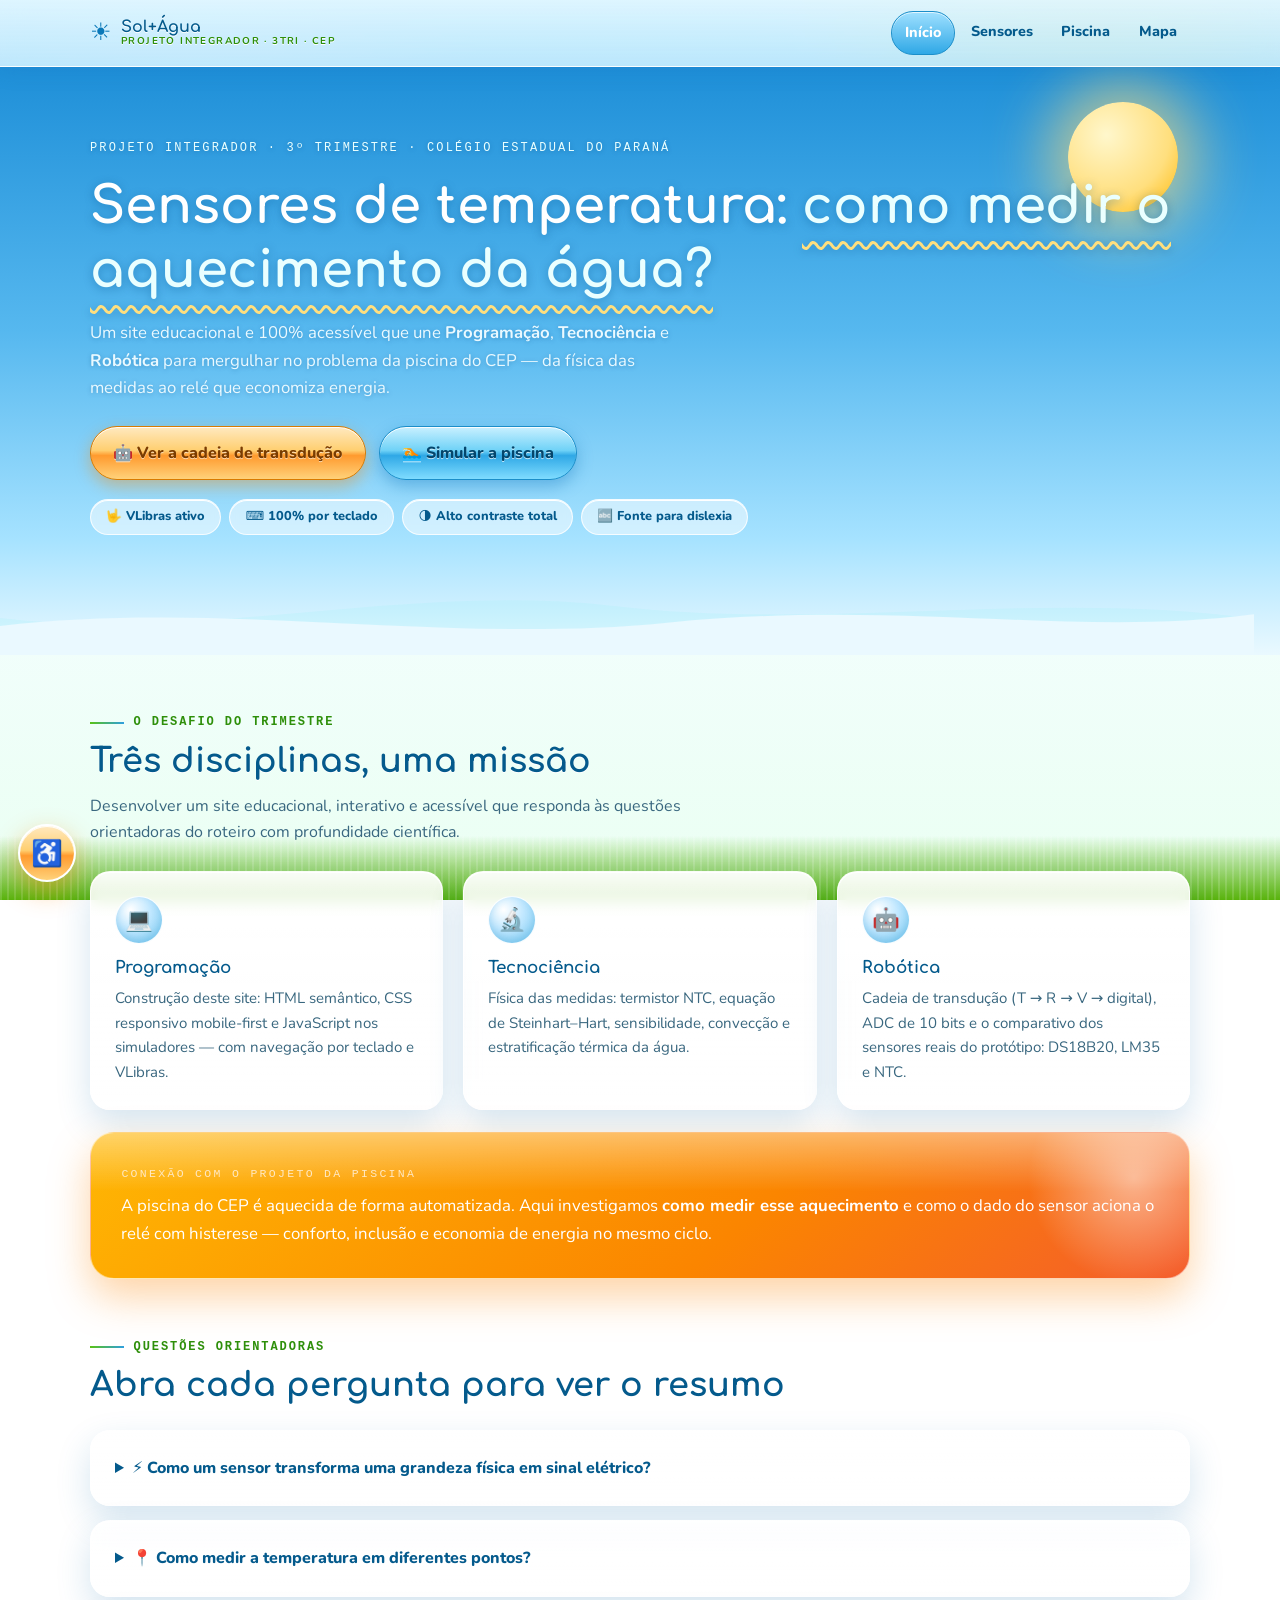
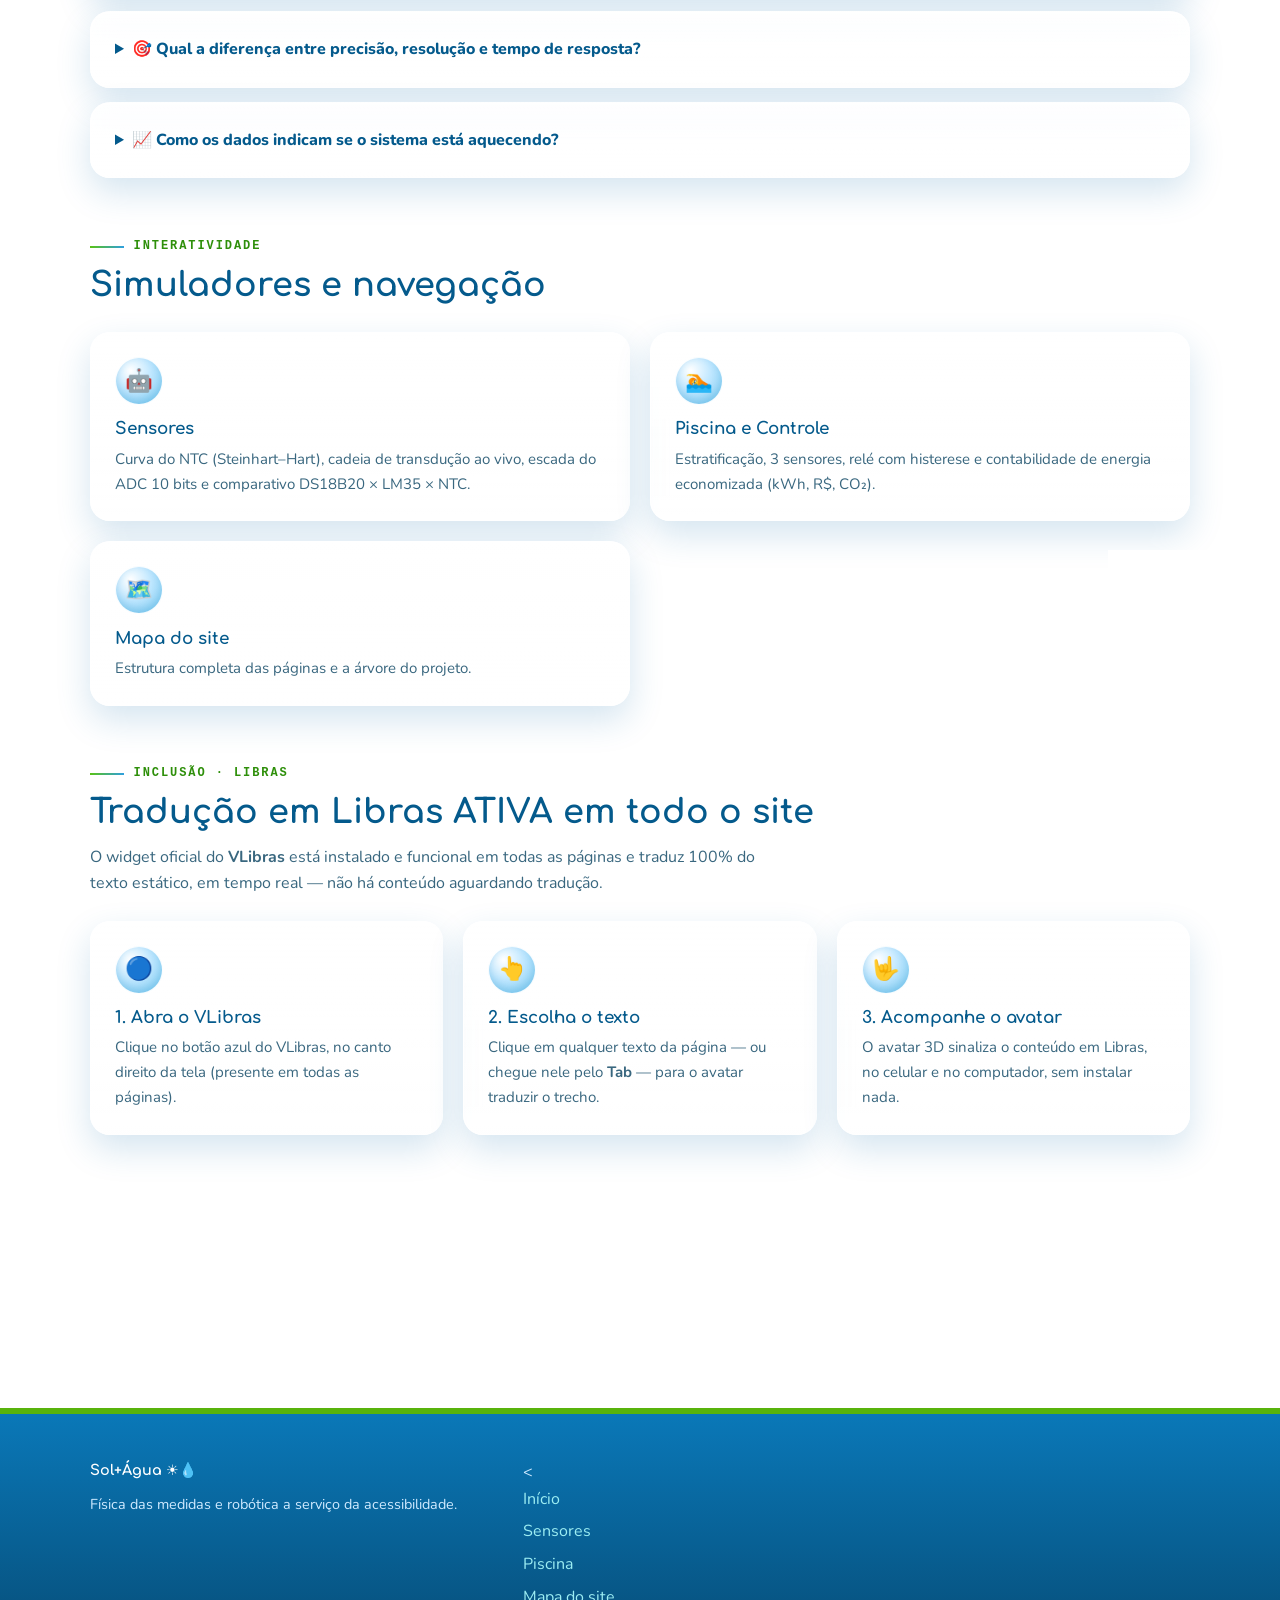
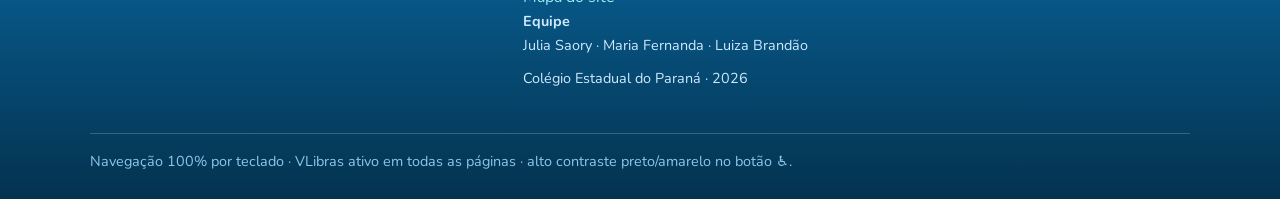
<file: index.html>
<!DOCTYPE html>
<html lang="pt-BR">
<head>
<meta charset="UTF-8">
<meta name="viewport" content="width=device-width, initial-scale=1.0">
<title>Sol+Água · Projeto Integrador 3TRI — CEP</title>
<meta name="description" content="Site educacional e acessível sobre sensores de temperatura e o aquecimento da piscina do CEP: física das medidas, robótica e controle com sustentabilidade.">
<meta name="theme-color" content="#045a8c">
<link rel="icon" href="data:image/svg+xml,<svg xmlns=%22http://www.w3.org/2000/svg%22 viewBox=%220 0 100 100%22><text y=%22.9em%22 font-size=%2290%22>☀️</text></svg>">
<link href="https://fonts.googleapis.com/css2?family=Comfortaa:wght@400;700&family=Nunito:wght@400;600;700;800&display=swap" rel="stylesheet">
<link rel="stylesheet" href="css/estilo-aero.css">
</head>
<body>
<a class="pular" href="#conteudo">Pular para o conteúdo</a>
<div vw class="enabled"><div access="true"></div></div>
<header class="topo">
  <div class="topo-wrap">
    <a class="marca" href="index.html"><span class="marca-ico" aria-hidden="true">☀️</span><span class="marca-txt">Sol+Água<small>Projeto Integrador · 3TRI · CEP</small></span></a>
    <nav class="menu" aria-label="Navegação principal">
           <ul>
        <li><a href="index.html"aria-current="page">Início</a></li>
        <li><a href="sensores.html">Sensores</a></li>
        <li><a href="piscina.html">Piscina</a></li>
                     <li><a href="mapa.html">Mapa</a></li>

           </ul>
    </nav>
    <button id="btn-menu" class="btn-menu" aria-expanded="false" aria-label="Abrir menu"><span></span><span></span><span></span></button>
  </div>
</header>
<button id="btn-acess" class="btn-flutuante" aria-expanded="false" aria-controls="painel-acess" title="Abrir opções de acessibilidade">♿</button>
<div id="painel-acess" class="painel-acess" role="dialog" aria-label="Opções de acessibilidade" hidden>
  <h2>♿ Acessibilidade</h2>
  <button id="btn-hc" class="pa-btn" aria-pressed="false">🌗 Alto contraste</button>
  <button id="btn-fdx" class="pa-btn" aria-pressed="false">🔤 Fonte para dislexia</button>
  <button id="btn-a+" class="pa-btn">A+ Aumentar texto</button>
  <button id="btn-a-" class="pa-btn">A− Diminuir texto</button>
  <button id="btn-esp" class="pa-btn" aria-pressed="false">↔️ Mais espaçamento</button>
  <button id="btn-sem" class="pa-btn" aria-pressed="false">🐢 Reduzir animações</button>
  <button id="btn-reset" class="pa-btn">↩️ Restaurar padrão</button>
  <p class="pa-nota">Tab navega · Enter ativa · Esc abre/fecha. VLibras no botão azul à direita.</p>
</div>

<main id="conteudo">
  <section class="hero">
    <div class="hero-sol" aria-hidden="true"></div>
    <div class="wrap hero-conteudo">
      <p class="eyebrow">Projeto Integrador · 3º trimestre · Colégio Estadual do Paraná</p>
      <h1>Sensores de temperatura: <em>como medir o aquecimento da água?</em></h1>
      <p class="hero-sub">Um site educacional e 100% acessível que une <strong>Programação</strong>, <strong>Tecnociência</strong> e <strong>Robótica</strong> para mergulhar no problema da piscina do CEP — da física das medidas ao relé que economiza energia.</p>
      <div class="hero-acoes">
        <a class="btn btn-sol" href="sensores.html">🤖 Ver a cadeia de transdução</a>
        <a class="btn btn-agua" href="piscina.html">🏊 Simular a piscina</a>
      </div>
      <ul class="chips" aria-label="Recursos de acessibilidade disponíveis">
        <li>🤟 VLibras ativo</li><li>⌨️ 100% por teclado</li><li>🌗 Alto contraste total</li><li>🔤 Fonte para dislexia</li>
      </ul>
    </div>
    <div class="ondas" aria-hidden="true"><svg viewBox="0 0 1440 120" preserveAspectRatio="none"><path d="M0 70 C 240 110 480 30 720 60 C 960 90 1200 40 1440 75 L 1440 120 L 0 120 Z" fill="rgba(157,238,243,.2)"/><path d="M0 88 C 260 48 520 108 780 80 C 1040 52 1240 98 1440 70 L 1440 120 L 0 120 Z" fill="#eaf9ff"/></svg></div>
  </section>

  <section class="secao" id="desafio">
    <div class="wrap">
      <p class="sec-tag">O desafio do trimestre</p>
      <h2 class="sec-title">Três disciplinas, uma missão</h2>
      <p class="sec-lead">Desenvolver um site educacional, interativo e acessível que responda às questões orientadoras do roteiro com profundidade científica.</p>
      <div class="grade g3" style="margin-top:1.6rem">
        <article class="card reveal"><span class="ico" aria-hidden="true">💻</span><h3>Programação</h3><p>Construção deste site: HTML semântico, CSS responsivo mobile-first e JavaScript nos simuladores — com navegação por teclado e VLibras.</p></article>
        <article class="card reveal"><span class="ico" aria-hidden="true">🔬</span><h3>Tecnociência</h3><p>Física das medidas: termistor NTC, equação de Steinhart–Hart, sensibilidade, convecção e estratificação térmica da água.</p></article>
        <article class="card reveal"><span class="ico" aria-hidden="true">🤖</span><h3>Robótica</h3><p>Cadeia de transdução (T → R → V → digital), ADC de 10 bits e o comparativo dos sensores reais do protótipo: DS18B20, LM35 e NTC.</p></article>
      </div>
      <div class="painel-sol reveal" style="margin-top:1.4rem">
        <p class="painel-rotulo">Conexão com o Projeto da Piscina</p>
        <p style="color:#fff;font-size:1.05rem">A piscina do CEP é aquecida de forma automatizada. Aqui investigamos <strong>como medir esse aquecimento</strong> e como o dado do sensor aciona o relé com histerese — conforto, inclusão e economia de energia no mesmo ciclo.</p>
      </div>
    </div>
  </section>

  <section class="secao" id="questoes" style="padding-top:0">
    <div class="wrap">
      <p class="sec-tag">Questões orientadoras</p>
      <h2 class="sec-title">Abra cada pergunta para ver o resumo</h2>
      <div class="lista-perguntas">
        <details class="card pergunta reveal"><summary>⚡ Como um sensor transforma uma grandeza física em sinal elétrico?</summary><p>Por transdução: no termistor NTC o calor altera a resistência; um divisor resistivo converte essa resistência em tensão; o ADC do Arduino transforma a tensão em número. <a href="sensores.html">Ver a cadeia ao vivo em Sensores →</a></p></details>
        <details class="card pergunta reveal"><summary>📍 Como medir a temperatura em diferentes pontos?</summary><p>Com sensores em várias profundidades: por convecção, a água quente sobe e a piscina estratifica. Comparar superfície, meio e fundo mostra se o calor já se distribuiu. <a href="piscina.html">Simular estratificação em Piscina →</a></p></details>
        <details class="card pergunta reveal"><summary>🎯 Qual a diferença entre precisão, resolução e tempo de resposta?</summary><p><strong>Precisão</strong> = proximidade do valor real; <strong>resolução</strong> = menor variação percebida (0,0625 °C no DS18B20; ~0,49 °C no LM35+ADC); <strong>tempo de resposta</strong> = demora para reagir. <a href="sensores.html">Comparativo com os modelos do protótipo em Sensores →</a></p></details>
        <details class="card pergunta reveal"><summary>📈 Como os dados indicam se o sistema está aquecendo?</summary><p>Pela curva no tempo: subindo = relé ligado vencendo as perdas; platô no alvo = histerese segurando o conforto com gasto zero; descendo = perdas térmicas. <a href="piscina.html">Ver o gráfico ao vivo em Piscina →</a></p></details>
      </div>
    </div>
  </section>

  <section class="secao" id="simuladores" style="padding-top:0">
    <div class="wrap">
      <p class="sec-tag">Interatividade</p>
      <h2 class="sec-title">Simuladores e navegação</h2>
      <div class="grade g2" style="margin-top:1.6rem">
        <a class="card reveal" style="text-decoration:none;display:block" href="sensores.html"><span class="ico" aria-hidden="true">🤖</span><h3>Sensores</h3><p>Curva do NTC (Steinhart–Hart), cadeia de transdução ao vivo, escada do ADC 10 bits e comparativo DS18B20 × LM35 × NTC.</p></a>
        <a class="card reveal" style="text-decoration:none;display:block" href="piscina.html"><span class="ico" aria-hidden="true">🏊</span><h3>Piscina e Controle</h3><p>Estratificação, 3 sensores, relé com histerese e contabilidade de energia economizada (kWh, R$, CO₂).</p></a>
        <a class="card reveal" style="text-decoration:none;display:block" href="mapa.html"><span class="ico" aria-hidden="true">🗺️</span><h3>Mapa do site</h3><p>Estrutura completa das páginas e a árvore do projeto.</p></a>
      </div>
    </div>
  </section>

  <section class="secao" id="libras" style="padding-top:0">
    <div class="wrap">
      <p class="sec-tag">Inclusão · Libras</p>
      <h2 class="sec-title">Tradução em Libras ATIVA em todo o site</h2>
      <p class="sec-lead">O widget oficial do <strong>VLibras</strong> está instalado e funcional em todas as páginas e traduz 100% do texto estático, em tempo real — não há conteúdo aguardando tradução.</p>
      <div class="grade g3" style="margin-top:1.5rem">
        <div class="card reveal"><span class="ico" aria-hidden="true">🔵</span><h3>1. Abra o VLibras</h3><p>Clique no botão azul do VLibras, no canto direito da tela (presente em todas as páginas).</p></div>
        <div class="card reveal"><span class="ico" aria-hidden="true">👆</span><h3>2. Escolha o texto</h3><p>Clique em qualquer texto da página — ou chegue nele pelo <strong>Tab</strong> — para o avatar traduzir o trecho.</p></div>
        <div class="card reveal"><span class="ico" aria-hidden="true">🤟</span><h3>3. Acompanhe o avatar</h3><p>O avatar 3D sinaliza o conteúdo em Libras, no celular e no computador, sem instalar nada.</p></div>
      </div>
      <div class="painel-agua reveal" style="margin-top:1.4rem">
        <p class="painel-rotulo">Compromisso de acessibilidade verificável</p>
        <p style="color:#fff">Alto contraste preto/amarelo em toda a interface (inclusive gráficos e simuladores) · fonte para dislexia em todo o texto · ajustes de tamanho e espaçamento · redução de animações · navegação 100% por teclado com foco visível · VLibras ativo.</p>
      </div>
    </div>
  </section>
</main>

<footer class="rodape">
  <div class="wrap rodape-grade">
    <div><p class="rodape-marca">Sol+Água ☀️💧</p><p>Física das medidas e robótica a serviço da acessibilidade.</p></div>
    <nav aria-label="Mapa do site"><<ul><li><a href="index.html">Início</a></li><li><a href="sensores.html">Sensores</a></li><li><a href="piscina.html">Piscina</a></li><li><a href="mapa.html">Mapa do site</a></li></ul>
    <div><p><strong>Equipe</strong><br>Julia Saory · Maria Fernanda · Luiza Brandão</p><p>Colégio Estadual do Paraná · <span id="ano">2026</span></p></div>
  </div>
  <div class="wrap rodape-base"><p>Navegação 100% por teclado · VLibras ativo em todas as páginas · alto contraste preto/amarelo no botão ♿.</p></div>
</footer>
<script src="js/base-aero.js"></script>
<script src="https://vlibras.gov.br/app/vlibras-plugin.js"></script>
</body>
</html>
</file>
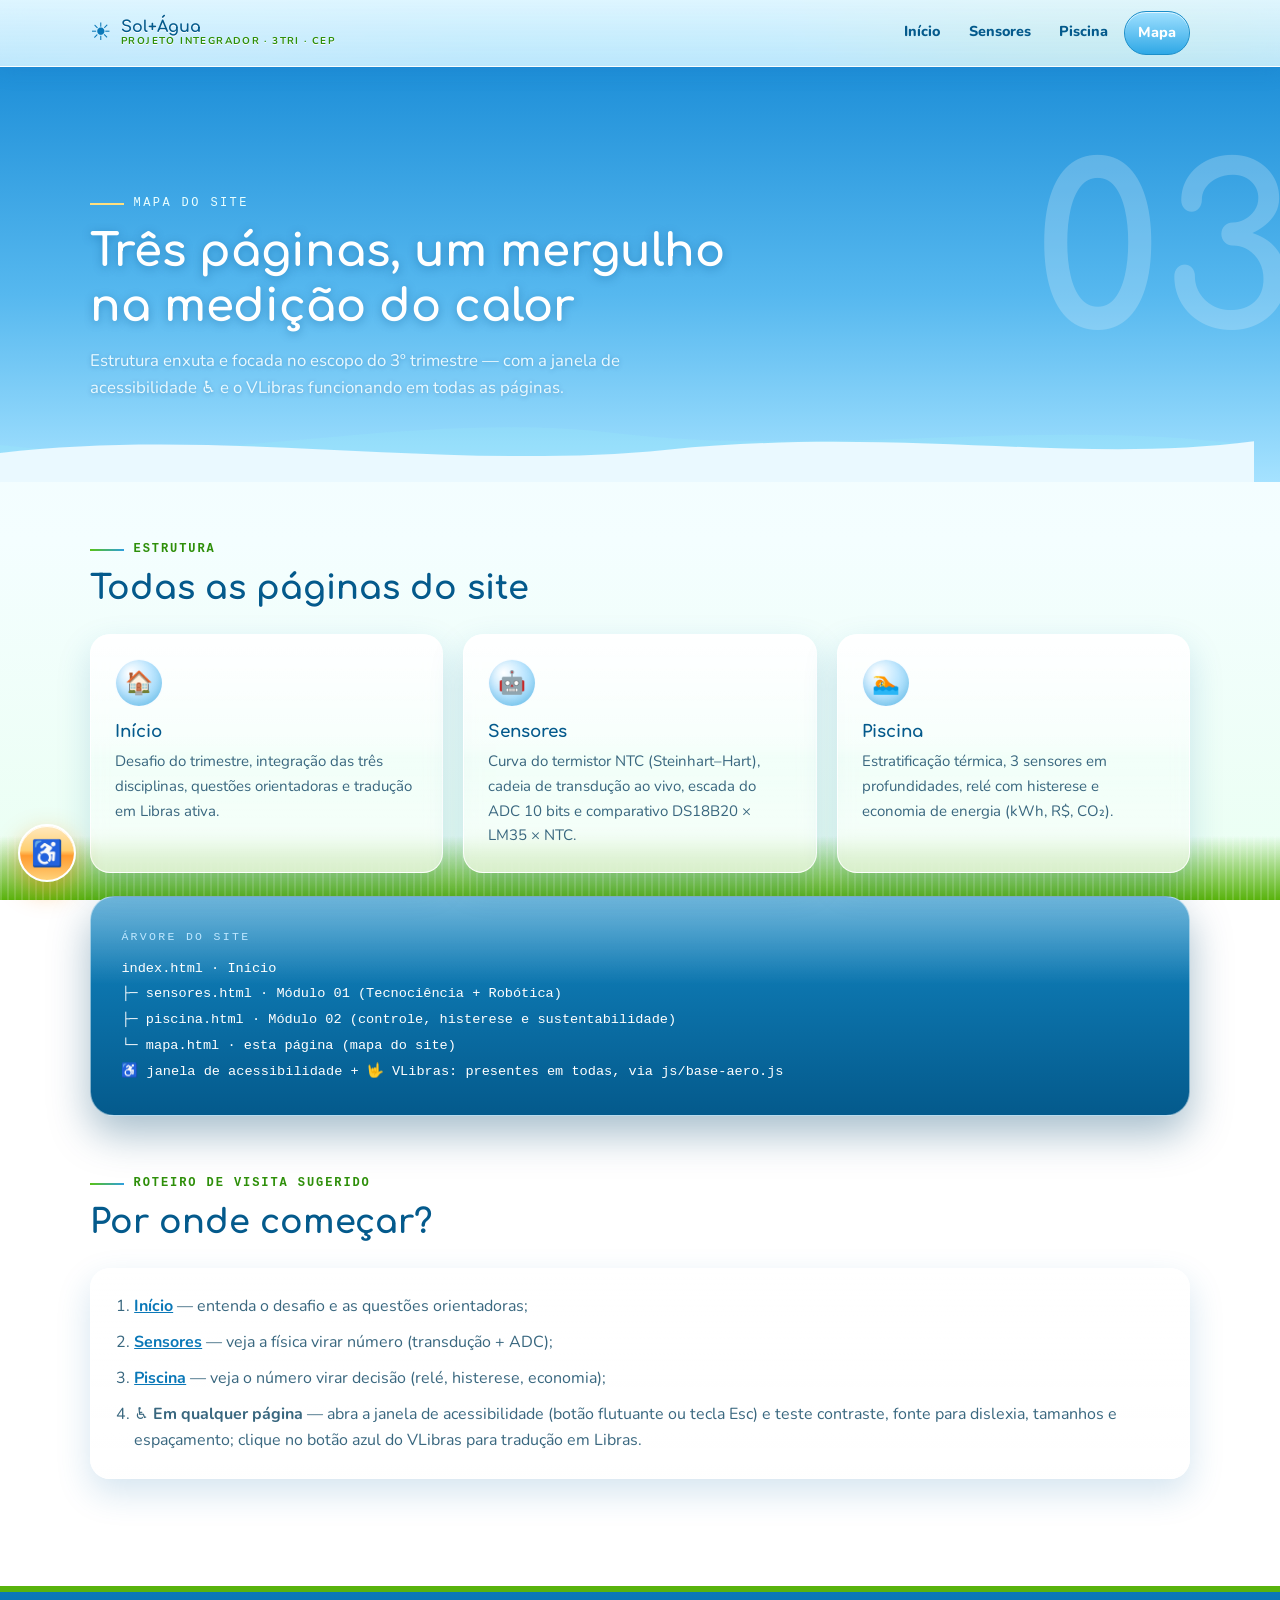
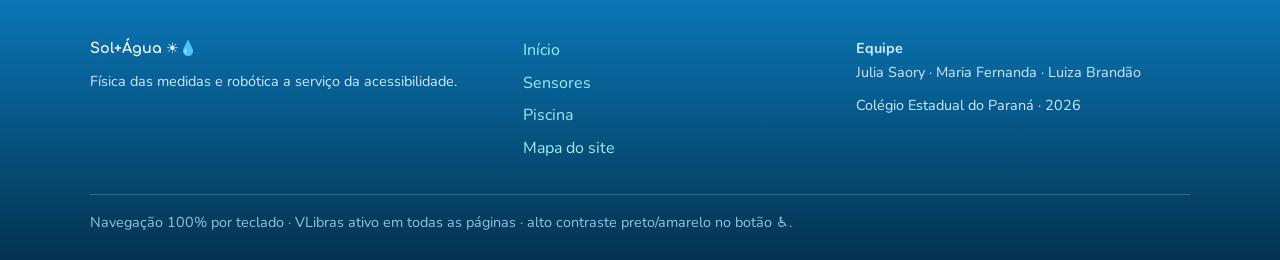
<file: mapa.html>
<!DOCTYPE html>
<html lang="pt-BR">
<head>
<meta charset="UTF-8">
<meta name="viewport" content="width=device-width, initial-scale=1.0">
<title>Mapa do Site · Sol+Água 3TRI</title>
<meta name="description" content="Mapa do site Sol+Água: Início, Sensores, Piscina e esta página — com acessibilidade e VLibras em todas.">
<link rel="icon" href="data:image/svg+xml,<svg xmlns=%22http://www.w3.org/2000/svg%22 viewBox=%220 0 100 100%22><text y=%22.9em%22 font-size=%2290%22>🗺️</text></svg>">
<link href="https://fonts.googleapis.com/css2?family=Comfortaa:wght@400;700&family=Nunito:wght@400;600;700;800&display=swap" rel="stylesheet">
<link rel="stylesheet" href="css/estilo-aero.css">
</head>
<body>
<a class="pular" href="#conteudo">Pular para o conteúdo</a>
<div vw class="enabled"><div access="true"></div></div>
<header class="topo">
  <div class="topo-wrap">
    <a class="marca" href="index.html"><span class="marca-ico" aria-hidden="true">☀️</span><span class="marca-txt">Sol+Água<small>Projeto Integrador · 3TRI · CEP</small></span></a>
    <nav class="menu" aria-label="Navegação principal">
      <ul>
        <li><a href="index.html">Início</a></li>
        <li><a href="sensores.html">Sensores</a></li>
        <li><a href="piscina.html">Piscina</a></li>
        <li><a href="mapa.html" aria-current="page">Mapa</a></li>
      </ul>
    </nav>
    <button id="btn-menu" class="btn-menu" aria-expanded="false" aria-label="Abrir menu"><span></span><span></span><span></span></button>
  </div>
</header>
<button id="btn-acess" class="btn-flutuante" aria-expanded="false" aria-controls="painel-acess" title="Abrir opções de acessibilidade">♿</button>
<div id="painel-acess" class="painel-acess" role="dialog" aria-label="Opções de acessibilidade" hidden>
  <h2>♿ Acessibilidade</h2>
  <button id="btn-hc" class="pa-btn" aria-pressed="false">🌗 Alto contraste</button>
  <button id="btn-fdx" class="pa-btn" aria-pressed="false">🔤 Fonte para dislexia</button>
  <button id="btn-a+" class="pa-btn">A+ Aumentar texto</button>
  <button id="btn-a-" class="pa-btn">A− Diminuir texto</button>
  <button id="btn-esp" class="pa-btn" aria-pressed="false">↔️ Mais espaçamento</button>
  <button id="btn-sem" class="pa-btn" aria-pressed="false">🐢 Reduzir animações</button>
  <button id="btn-reset" class="pa-btn">↩️ Restaurar padrão</button>
  <p class="pa-nota">Tab navega · Enter ativa · Esc abre/fecha. VLibras no botão azul à direita.</p>
</div>

<main id="conteudo">
  <section class="page-hero">
    <span class="ghost" aria-hidden="true">03</span>
    <div class="wrap">
      <p class="mod">Mapa do site</p>
      <h1>Três páginas, um mergulho na medição do calor</h1>
      <p class="hero-sub">Estrutura enxuta e focada no escopo do 3º trimestre — com a janela de acessibilidade ♿ e o VLibras funcionando em todas as páginas.</p>
    </div>
    <div class="ondas" aria-hidden="true"><svg viewBox="0 0 1440 120" preserveAspectRatio="none"><path d="M0 70 C 240 110 480 30 720 60 C 960 90 1200 40 1440 75 L 1440 120 L 0 120 Z" fill="rgba(157,238,243,.2)"/><path d="M0 88 C 260 48 520 108 780 80 C 1040 52 1240 98 1440 70 L 1440 120 L 0 120 Z" fill="#eaf9ff"/></svg></div>
  </section>

  <section class="secao">
    <div class="wrap">
      <p class="sec-tag">Estrutura</p>
      <h2 class="sec-title">Todas as páginas do site</h2>
      <div class="grade g3" style="margin-top:1.5rem">
        <a class="card reveal" style="text-decoration:none;display:block" href="index.html"><span class="ico" aria-hidden="true">🏠</span><h3>Início</h3><p>Desafio do trimestre, integração das três disciplinas, questões orientadoras e tradução em Libras ativa.</p></a>
        <a class="card reveal" style="text-decoration:none;display:block" href="sensores.html"><span class="ico" aria-hidden="true">🤖</span><h3>Sensores</h3><p>Curva do termistor NTC (Steinhart–Hart), cadeia de transdução ao vivo, escada do ADC 10 bits e comparativo DS18B20 × LM35 × NTC.</p></a>
        <a class="card reveal" style="text-decoration:none;display:block" href="piscina.html"><span class="ico" aria-hidden="true">🏊</span><h3>Piscina</h3><p>Estratificação térmica, 3 sensores em profundidades, relé com histerese e economia de energia (kWh, R$, CO₂).</p></a>
      </div>
      <div class="painel-agua reveal" style="margin-top:1.4rem">
        <p class="painel-rotulo">Árvore do site</p>
        <p style="color:#fff;font-family:var(--mono);font-size:.85rem;line-height:1.9">
          index.html · Início<br>
          ├─ sensores.html · Módulo 01 (Tecnociência + Robótica)<br>
          ├─ piscina.html · Módulo 02 (controle, histerese e sustentabilidade)<br>
          └─ mapa.html · esta página (mapa do site)<br>
          ♿ janela de acessibilidade + 🤟 VLibras: presentes em todas, via js/base-aero.js
        </p>
      </div>
    </div>
  </section>

  <section class="secao" style="padding-top:0">
    <div class="wrap">
      <p class="sec-tag">Roteiro de visita sugerido</p>
      <h2 class="sec-title">Por onde começar?</h2>
      <div class="card reveal" style="margin-top:1.5rem">
        <ol style="margin-left:1.2rem;color:#39677f;display:grid;gap:.6rem">
          <li><strong><a href="index.html">Início</a></strong> — entenda o desafio e as questões orientadoras;</li>
          <li><strong><a href="sensores.html">Sensores</a></strong> — veja a física virar número (transdução + ADC);</li>
          <li><strong><a href="piscina.html">Piscina</a></strong> — veja o número virar decisão (relé, histerese, economia);</li>
          <li><strong>♿ Em qualquer página</strong> — abra a janela de acessibilidade (botão flutuante ou tecla Esc) e teste contraste, fonte para dislexia, tamanhos e espaçamento; clique no botão azul do VLibras para tradução em Libras.</li>
        </ol>
      </div>
    </div>
  </section>
</main>

<footer class="rodape">
  <div class="wrap rodape-grade">
    <div><p class="rodape-marca">Sol+Água ☀️💧</p><p>Física das medidas e robótica a serviço da acessibilidade.</p></div>
    <nav aria-label="Mapa do site"><ul><li><a href="index.html">Início</a></li><li><a href="sensores.html">Sensores</a></li><li><a href="piscina.html">Piscina</a></li><li><a href="mapa.html">Mapa do site</a></li></ul></nav>
    <div><p><strong>Equipe</strong><br>Julia Saory · Maria Fernanda · Luiza Brandão</p><p>Colégio Estadual do Paraná · <span id="ano">2026</span></p></div>
  </div>
  <div class="wrap rodape-base"><p>Navegação 100% por teclado · VLibras ativo em todas as páginas · alto contraste preto/amarelo no botão ♿.</p></div>
</footer>
<script src="js/base-aero.js"></script>
<script src="https://vlibras.gov.br/app/vlibras-plugin.js"></script>
</body>
</html>
</file>
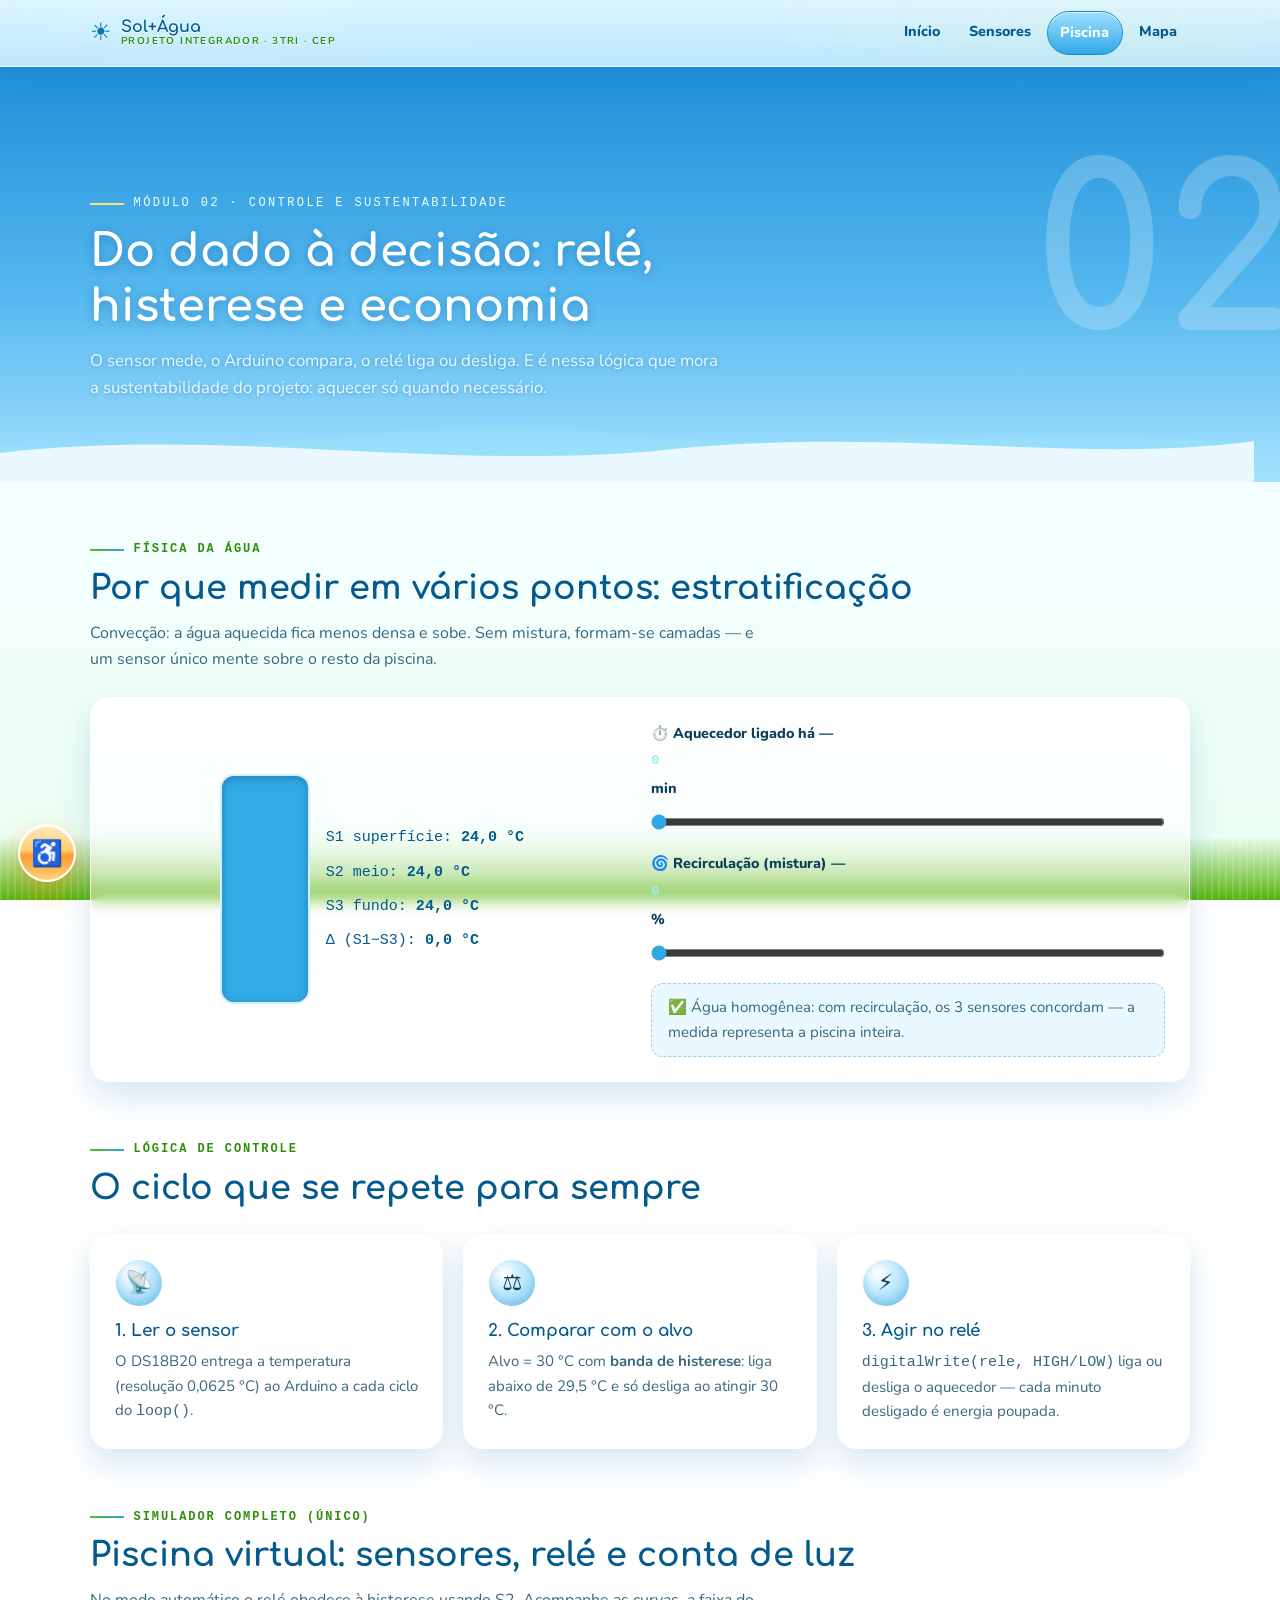
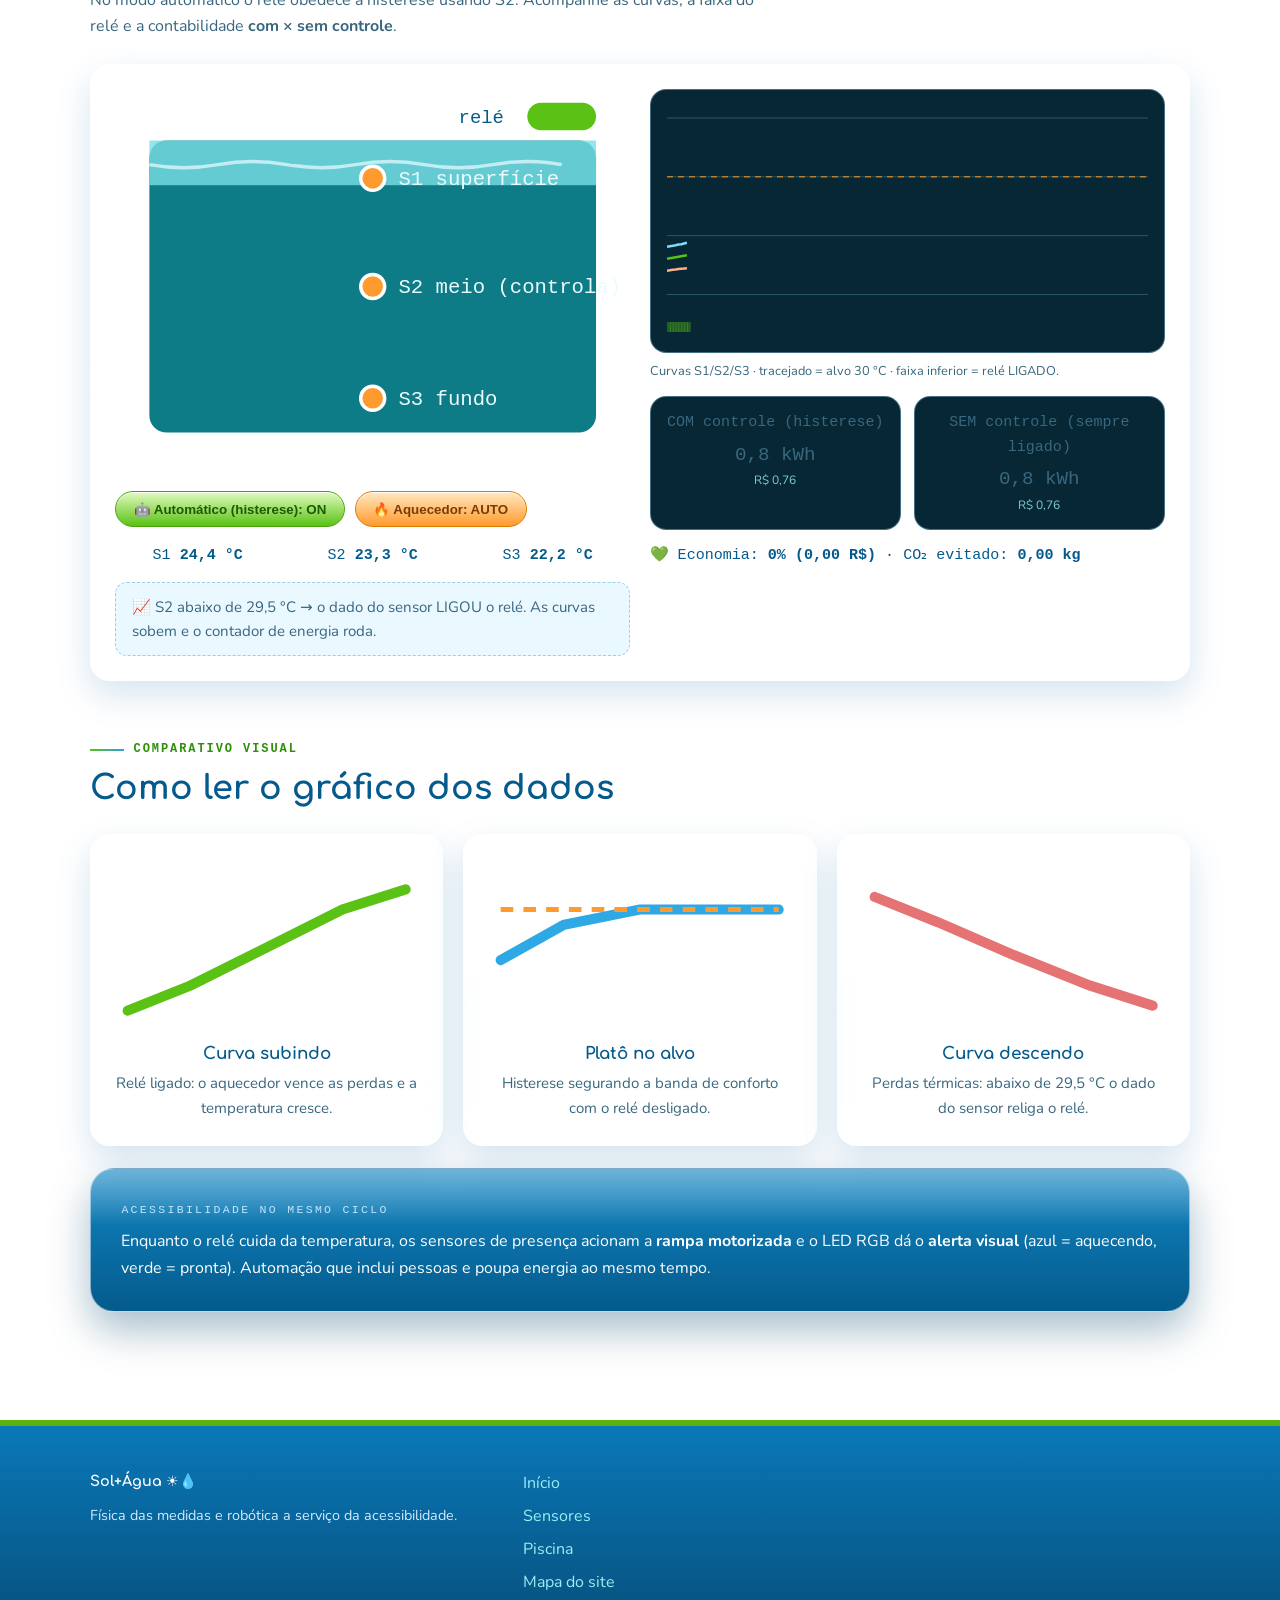
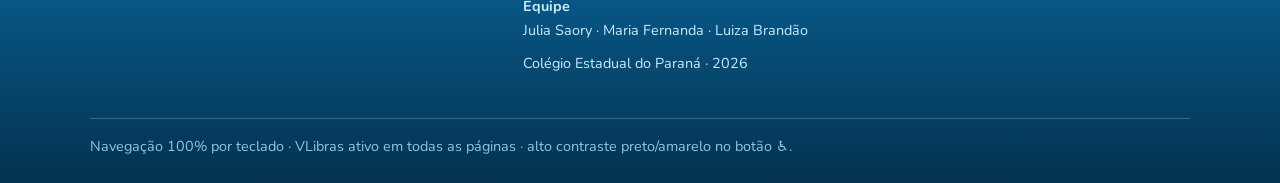
<file: piscina.html>
<!DOCTYPE html>
<html lang="pt-BR">
<head>
<meta charset="UTF-8">
<meta name="viewport" content="width=device-width, initial-scale=1.0">
<title>Piscina e Controle · Sol+Água 3TRI</title>
<meta name="description" content="Estratificação térmica, sensores em 3 profundidades, relé com histerese e economia de energia (kWh, R$, CO2) da piscina do CEP.">
<link rel="icon" href="data:image/svg+xml,<svg xmlns=%22http://www.w3.org/2000/svg%22 viewBox=%220 0 100 100%22><text y=%22.9em%22 font-size=%2290%22>🏊</text></svg>">
<link href="https://fonts.googleapis.com/css2?family=Comfortaa:wght@400;700&family=Nunito:wght@400;600;700;800&display=swap" rel="stylesheet">
<link rel="stylesheet" href="css/estilo-aero.css">
</head>
<body>
<a class="pular" href="#conteudo">Pular para o conteúdo</a>
<div vw class="enabled"><div access="true"></div></div>
<header class="topo">
  <div class="topo-wrap">
    <a class="marca" href="index.html"><span class="marca-ico" aria-hidden="true">☀️</span><span class="marca-txt">Sol+Água<small>Projeto Integrador · 3TRI · CEP</small></span></a>
    <nav class="menu" aria-label="Navegação principal">
           <ul>
        <li><a href="index.html">Início</a></li>
        <li><a href="sensores.html">Sensores</a></li>
        <li><a href="piscina.html"aria-current="page">Piscina</a></li>
                     <li><a href="mapa.html">Mapa</a></li>
           </ul>
    </nav>
    <button id="btn-menu" class="btn-menu" aria-expanded="false" aria-label="Abrir menu"><span></span><span></span><span></span></button>
  </div>
</header>
<button id="btn-acess" class="btn-flutuante" aria-expanded="false" aria-controls="painel-acess" title="Abrir opções de acessibilidade">♿</button>
<div id="painel-acess" class="painel-acess" role="dialog" aria-label="Opções de acessibilidade" hidden>
  <h2>♿ Acessibilidade</h2>
  <button id="btn-hc" class="pa-btn" aria-pressed="false">🌗 Alto contraste</button>
  <button id="btn-fdx" class="pa-btn" aria-pressed="false">🔤 Fonte para dislexia</button>
  <button id="btn-a+" class="pa-btn">A+ Aumentar texto</button>
  <button id="btn-a-" class="pa-btn">A− Diminuir texto</button>
  <button id="btn-esp" class="pa-btn" aria-pressed="false">↔️ Mais espaçamento</button>
  <button id="btn-sem" class="pa-btn" aria-pressed="false">🐢 Reduzir animações</button>
  <button id="btn-reset" class="pa-btn">↩️ Restaurar padrão</button>
  <p class="pa-nota">Tab navega · Enter ativa · Esc abre/fecha. VLibras no botão azul à direita.</p>
</div>

<main id="conteudo">
  <section class="page-hero">
    <span class="ghost" aria-hidden="true">02</span>
    <div class="wrap">
      <p class="mod">Módulo 02 · Controle e sustentabilidade</p>
      <h1>Do dado à decisão: relé, histerese e economia</h1>
      <p class="hero-sub">O sensor mede, o Arduino compara, o relé liga ou desliga. E é nessa lógica que mora a sustentabilidade do projeto: aquecer só quando necessário.</p>
    </div>
    <div class="ondas" aria-hidden="true"><svg viewBox="0 0 1440 120" preserveAspectRatio="none"><path d="M0 70 C 240 110 480 30 720 60 C 960 90 1200 40 1440 75 L 1440 120 L 0 120 Z" fill="rgba(157,238,243,.2)"/><path d="M0 88 C 260 48 520 108 780 80 C 1040 52 1240 98 1440 70 L 1440 120 L 0 120 Z" fill="#eaf9ff"/></svg></div>
  </section>

  <section class="secao">
    <div class="wrap">
      <p class="sec-tag">Física da água</p>
      <h2 class="sec-title">Por que medir em vários pontos: estratificação</h2>
      <p class="sec-lead">Convecção: a água aquecida fica menos densa e sobe. Sem mistura, formam-se camadas — e um sensor único mente sobre o resto da piscina.</p>
      <div class="card reveal" style="margin-top:1.5rem">
        <div class="grade g2" style="gap:1.4rem;align-items:center">
          <div style="display:flex;gap:1rem;align-items:center;justify-content:center">
            <div id="est-bar" style="width:90px;height:230px;border-radius:14px;border:2px solid rgba(255,255,255,.8);background:linear-gradient(180deg,#39c4f0,#0a78b8);box-shadow:inset 0 2px 8px rgba(0,0,0,.25)"></div>
            <div style="display:grid;gap:.6rem">
              <p class="leitura" style="color:#045a8c">S1 superfície: <strong id="est-s1">—</strong></p>
              <p class="leitura" style="color:#045a8c">S2 meio: <strong id="est-s2">—</strong></p>
              <p class="leitura" style="color:#045a8c">S3 fundo: <strong id="est-s3">—</strong></p>
              <p class="leitura" style="color:#045a8c">Δ (S1−S3): <strong id="est-d">—</strong></p>
            </div>
          </div>
          <div>
            <label class="linha-slider">⏱️ Aquecedor ligado há — <span id="est-tout" class="leitura">0</span> min
              <input id="est-t" type="range" min="0" max="60" value="0">
            </label>
            <label class="linha-slider">🌀 Recirculação (mistura) — <span id="est-mout" class="leitura">0</span>%
              <input id="est-m" type="range" min="0" max="100" value="0">
            </label>
            <p class="msg-caixa" id="est-msg" aria-live="polite"></p>
          </div>
        </div>
      </div>
    </div>
  </section>

  <section class="secao" style="padding-top:0">
    <div class="wrap">
      <p class="sec-tag">Lógica de controle</p>
      <h2 class="sec-title">O ciclo que se repete para sempre</h2>
      <div class="grade g3" style="margin-top:1.5rem">
        <article class="card reveal"><span class="ico" aria-hidden="true">📡</span><h3>1. Ler o sensor</h3><p>O DS18B20 entrega a temperatura (resolução 0,0625 °C) ao Arduino a cada ciclo do <code>loop()</code>.</p></article>
        <article class="card reveal"><span class="ico" aria-hidden="true">⚖️</span><h3>2. Comparar com o alvo</h3><p>Alvo = 30 °C com <strong>banda de histerese</strong>: liga abaixo de 29,5 °C e só desliga ao atingir 30 °C.</p></article>
        <article class="card reveal"><span class="ico" aria-hidden="true">⚡</span><h3>3. Agir no relé</h3><p><code>digitalWrite(rele, HIGH/LOW)</code> liga ou desliga o aquecedor — cada minuto desligado é energia poupada.</p></article>
      </div>
    </div>
  </section>

  <section class="secao" style="padding-top:0">
    <div class="wrap">
      <p class="sec-tag">Simulador completo (único)</p>
      <h2 class="sec-title">Piscina virtual: sensores, relé e conta de luz</h2>
      <p class="sec-lead">No modo automático o relé obedece à histerese usando S2. Acompanhe as curvas, a faixa do relé e a contabilidade <strong>com × sem controle</strong>.</p>
      <div class="card reveal" style="margin-top:1.5rem">
        <div class="grade g2" style="gap:1.2rem;align-items:start">
          <div>
            <svg viewBox="0 0 300 220" style="width:100%;border-radius:14px" role="img" aria-label="Corte da piscina com sensores S1, S2 e S3 e o relé do aquecedor.">
              <rect x="20" y="30" width="260" height="170" rx="10" fill="#0e7c86"/>
              <rect x="20" y="30" width="260" height="26" fill="#7adfe6" opacity=".8"/>
              <path d="M20 44 q 20 -6 40 0 t 40 0 t 40 0 t 40 0 t 40 0 t 40 0" stroke="#eafcff" stroke-width="2" fill="none" opacity=".7">
                <animate attributeName="d" dur="3s" repeatCount="indefinite"
                  values="M20 44 q 20 -6 40 0 t 40 0 t 40 0 t 40 0 t 40 0 t 40 0;M20 44 q 20 6 40 0 t 40 0 t 40 0 t 40 0 t 40 0 t 40 0;M20 44 q 20 -6 40 0 t 40 0 t 40 0 t 40 0 t 40 0 t 40 0"/>
              </path>
              <circle cx="150" cy="52" r="7" fill="#ff9a2e" stroke="#fff" stroke-width="2"/>
              <circle cx="150" cy="115" r="7" fill="#ff9a2e" stroke="#fff" stroke-width="2"/>
              <circle cx="150" cy="180" r="7" fill="#ff9a2e" stroke="#fff" stroke-width="2"/>
              <text x="165" y="56" fill="#eafcff" font-size="12" font-family="monospace">S1 superfície</text>
              <text x="165" y="119" fill="#eafcff" font-size="12" font-family="monospace">S2 meio (controla)</text>
              <text x="165" y="184" fill="#eafcff" font-size="12" font-family="monospace">S3 fundo</text>
              <rect id="pc-rele" x="240" y="8" width="40" height="16" rx="8" fill="#5c6b70"/>
              <text x="200" y="20" fill="#045a8c" font-size="11" font-family="monospace">relé</text>
            </svg>
            <div style="display:flex;flex-wrap:wrap;gap:.6rem;margin-top:1rem">
              <button id="pc-auto" class="btn-gel verde" aria-pressed="true">🤖 Automático (histerese): ON</button>
              <button id="pc-man" class="btn-gel laranja">🔥 Aquecedor: AUTO</button>
            </div>
            <div class="grade g3" style="gap:.6rem;margin-top:1rem;text-align:center">
              <p class="leitura" style="color:#045a8c">S1 <strong id="pc-s1">—</strong></p>
              <p class="leitura" style="color:#045a8c">S2 <strong id="pc-s2">—</strong></p>
              <p class="leitura" style="color:#045a8c">S3 <strong id="pc-s3">—</strong></p>
            </div>
            <p id="pc-msg" class="msg-caixa" aria-live="polite"></p>
          </div>
          <div>
            <div class="palco"><canvas id="pc-cv" style="width:100%;height:230px;display:block"></canvas></div>
            <p style="font-size:.8rem;color:#39677f;margin-top:.5rem">Curvas S1/S2/S3 · tracejado = alvo 30 °C · faixa inferior = relé LIGADO.</p>
            <div class="grade g2" style="gap:.8rem;margin-top:.9rem">
              <div class="palco" style="padding:.8rem;text-align:center"><p class="leitura">COM controle (histerese)</p><p id="pc-kwh" class="leitura" style="font-size:1.2rem;margin-top:.3rem">0,0 kWh</p><p id="pc-rs" style="font-size:.75rem;color:#7fcdd3">R$ 0,00</p></div>
              <div class="palco" style="padding:.8rem;text-align:center"><p class="leitura">SEM controle (sempre ligado)</p><p id="pc-kwh2" class="leitura" style="font-size:1.2rem;margin-top:.3rem">0,0 kWh</p><p id="pc-rs2" style="font-size:.75rem;color:#7fcdd3">R$ 0,00</p></div>
            </div>
            <p class="leitura" style="margin-top:.8rem;color:#045a8c">💚 Economia: <strong id="pc-eco">—</strong> · CO₂ evitado: <strong id="pc-co2">—</strong></p>
          </div>
        </div>
      </div>
    </div>
  </section>

  <section class="secao" style="padding-top:0">
    <div class="wrap">
      <p class="sec-tag">Comparativo visual</p>
      <h2 class="sec-title">Como ler o gráfico dos dados</h2>
      <div class="grade g3" style="margin-top:1.5rem">
        <article class="card reveal" style="text-align:center">
          <svg viewBox="0 0 120 70" style="width:100%"><polyline points="5,60 30,50 60,35 90,20 115,12" fill="none" stroke="#59c214" stroke-width="4" stroke-linecap="round"/></svg>
          <h3>Curva subindo</h3><p>Relé ligado: o aquecedor vence as perdas e a temperatura cresce.</p>
        </article>
        <article class="card reveal" style="text-align:center">
          <svg viewBox="0 0 120 70" style="width:100%"><polyline points="5,40 30,26 60,20 90,20 115,20" fill="none" stroke="#2fa8e6" stroke-width="4" stroke-linecap="round"/><line x1="5" y1="20" x2="115" y2="20" stroke="#ff9a2e" stroke-width="2" stroke-dasharray="5 4"/></svg>
          <h3>Platô no alvo</h3><p>Histerese segurando a banda de conforto com o relé desligado.</p>
        </article>
        <article class="card reveal" style="text-align:center">
          <svg viewBox="0 0 120 70" style="width:100%"><polyline points="5,15 30,25 60,38 90,50 115,58" fill="none" stroke="#e57373" stroke-width="4" stroke-linecap="round"/></svg>
          <h3>Curva descendo</h3><p>Perdas térmicas: abaixo de 29,5 °C o dado do sensor religa o relé.</p>
        </article>
      </div>
      <div class="painel-agua reveal" style="margin-top:1.4rem">
        <p class="painel-rotulo">Acessibilidade no mesmo ciclo</p>
        <p style="color:#fff">Enquanto o relé cuida da temperatura, os sensores de presença acionam a <strong>rampa motorizada</strong> e o LED RGB dá o <strong>alerta visual</strong> (azul = aquecendo, verde = pronta). Automação que inclui pessoas e poupa energia ao mesmo tempo.</p>
      </div>
    </div>
  </section>
</main>

<footer class="rodape">
  <div class="wrap rodape-grade">
    <div><p class="rodape-marca">Sol+Água ☀️💧</p><p>Física das medidas e robótica a serviço da acessibilidade.</p></div>
    <nav aria-label="Mapa do site"><ul><li><a href="index.html">Início</a></li><li><a href="sensores.html">Sensores</a></li><li><a href="piscina.html">Piscina</a></li><li><a href="mapa.html">Mapa do site</a></li></ul>
    <div><p><strong>Equipe</strong><br>Julia Saory · Maria Fernanda · Luiza Brandão</p><p>Colégio Estadual do Paraná · <span id="ano">2026</span></p></div>
  </div>
  <div class="wrap rodape-base"><p>Navegação 100% por teclado · VLibras ativo em todas as páginas · alto contraste preto/amarelo no botão ♿.</p></div>
</footer>
<script src="js/base-aero.js"></script>
<script>
/* estratificação */
(function(){
  var t=document.getElementById('est-t'), m=document.getElementById('est-m');
  if(!t) return;
  function cor(T){ var h=Math.max(0,Math.min(1,(T-24)/8)); return 'hsl('+Math.round(200-h*170)+',80%,55%)'; }
  function upd(){
    var min=+t.value, mix=+m.value/100;
    var ganho=Math.min(6,min*0.1);
    var s1=24+ganho*(1-0.70*mix), s2=24+ganho*0.55*(1-0.90*mix), s3=24+ganho*0.25*(1-0.95*mix);
    document.getElementById('est-tout').textContent=min;
    document.getElementById('est-mout').textContent=Math.round(mix*100);
    document.getElementById('est-s1').textContent=s1.toFixed(1).replace('.',',')+' °C';
    document.getElementById('est-s2').textContent=s2.toFixed(1).replace('.',',')+' °C';
    document.getElementById('est-s3').textContent=s3.toFixed(1).replace('.',',')+' °C';
    document.getElementById('est-d').textContent=(s1-s3).toFixed(1).replace('.',',')+' °C';
    document.getElementById('est-bar').style.background='linear-gradient(180deg,'+cor(s1)+','+cor(s2)+' 50%,'+cor(s3)+')';
    document.getElementById('est-msg').textContent = (s1-s3)>2
      ? '⚠️ Estratificação forte: um sensor único na superfície diria que a piscina está pronta, mas o fundo segue frio.'
      : (s1-s3)>0.8 ? '🌡️ Camadas em formação: por isso o projeto lê 3 profundidades e só considera “pronta” quando o Δ cai.'
      : '✅ Água homogênea: com recirculação, os 3 sensores concordam — a medida representa a piscina inteira.';
  }
  t.addEventListener('input',upd); m.addEventListener('input',upd); upd();
})();
/* simulador ÚNICO da piscina + energia */
(function(){
  var cv=document.getElementById('pc-cv'); if(!cv) return;
  var ctx=cv.getContext('2d'), W,H;
  function size(){ W=cv.width=cv.clientWidth; H=cv.height=230; }
  addEventListener('resize',size); size();
  var T={s1:24,s2:23,s3:22}, rele=false, auto=true, N=170;
  var hist={s1:[],s2:[],s3:[],re:[]};
  var kwh=0, kwhSem=0, P=3;
  var bAuto=document.getElementById('pc-auto'), bMan=document.getElementById('pc-man');
  bAuto.addEventListener('click',function(){
    auto=!auto; bAuto.textContent='🤖 Automático (histerese): '+(auto?'ON':'OFF');
    bAuto.setAttribute('aria-pressed',String(auto));
    if(auto) bMan.textContent='🔥 Aquecedor: AUTO';
  });
  bMan.addEventListener('click',function(){
    if(auto) return;
    rele=!rele; bMan.textContent='🔥 Aquecedor: '+(rele?'ON':'OFF');
  });
  setInterval(function(){
    if(auto) rele = T.s2 < 29.5 ? true : (T.s2 >= 30 ? false : rele);
    var sem=document.body.classList.contains('sem-anim');
    if(!sem){
      if(rele){ T.s1+=0.05; T.s2+=0.035; T.s3+=0.02; kwh+=P*(2/60); }
      else { T.s1-=0.010; T.s2-=0.007; T.s3-=0.005; }
      kwhSem+=P*(2/60);
      T.s2+=(T.s1-T.s2)*0.012; T.s3+=(T.s2-T.s3)*0.010;
      T.s1+=(Math.random()-.5)*.03; T.s2+=(Math.random()-.5)*.02; T.s3+=(Math.random()-.5)*.02;
    }
    ['s1','s2','s3'].forEach(function(k){ hist[k].push(T[k]); if(hist[k].length>N) hist[k].shift(); });
    hist.re.push(rele?1:0); if(hist.re.length>N) hist.re.shift();
    document.getElementById('pc-s1').textContent=T.s1.toFixed(1).replace('.',',')+' °C';
    document.getElementById('pc-s2').textContent=T.s2.toFixed(1).replace('.',',')+' °C';
    document.getElementById('pc-s3').textContent=T.s3.toFixed(1).replace('.',',')+' °C';
    document.getElementById('pc-rele').setAttribute('fill', rele?'#59c214':'#5c6b70');
    bMan.textContent = auto ? '🔥 Aquecedor: AUTO' : '🔥 Aquecedor: '+(rele?'ON':'OFF');
    document.getElementById('pc-kwh').textContent=kwh.toFixed(1).replace('.',',')+' kWh';
    document.getElementById('pc-kwh2').textContent=kwhSem.toFixed(1).replace('.',',')+' kWh';
    document.getElementById('pc-rs').textContent='R$ '+(kwh*0.95).toFixed(2).replace('.',',');
    document.getElementById('pc-rs2').textContent='R$ '+(kwhSem*0.95).toFixed(2).replace('.',',');
    var eco = kwhSem>0 ? (1-kwh/kwhSem)*100 : 0;
    document.getElementById('pc-eco').textContent=eco.toFixed(0)+'% ('+((kwhSem-kwh)*0.95).toFixed(2).replace('.',',')+' R$)';
    document.getElementById('pc-co2').textContent=((kwhSem-kwh)*0.075).toFixed(2).replace('.',',')+' kg';
    document.getElementById('pc-msg').textContent = rele
      ? '📈 S2 abaixo de 29,5 °C → o dado do sensor LIGOU o relé. As curvas sobem e o contador de energia roda.'
      : (T.s2>=29.5 ? '➖ Platô: S2 atingiu 30 °C → relé DESLIGADO. O conforto se mantém pela inércia térmica, com gasto zero.' : '📉 Perdas térmicas derrubando a curva: no automático, o relé religará quando S2 cruzar 29,5 °C.');
    var g=window.coresGraf?coresGraf():{};
    ctx.clearRect(0,0,W,H);
    for(var i=0;i<hist.re.length;i++){
      if(hist.re[i]){ ctx.fillStyle=g.b; ctx.globalAlpha=.35; ctx.fillRect(i/(N-1)*W, H-14, W/(N-1)+1, 10); ctx.globalAlpha=1; }
    }
    ctx.strokeStyle=g.grade; ctx.lineWidth=1;
    for(var gg=20;gg<=35;gg+=5){ var y=H-18-((gg-18)/(35-18))*(H-30); ctx.beginPath(); ctx.moveTo(0,y); ctx.lineTo(W,y); ctx.stroke(); }
    var yA=H-18-((30-18)/(35-18))*(H-30);
    ctx.strokeStyle=g.alvo; ctx.setLineDash([6,5]); ctx.beginPath(); ctx.moveTo(0,yA); ctx.lineTo(W,yA); ctx.stroke(); ctx.setLineDash([]);
    var cores=[g.a,g.b,g.c], ks=['s1','s2','s3'];
    ks.forEach(function(k,idx){
      ctx.strokeStyle=cores[idx]; ctx.lineWidth=2.5; ctx.beginPath();
      hist[k].forEach(function(v,i2){
        var x=i2/(N-1)*W, y=H-18-((v-18)/(35-18))*(H-30);
        i2?ctx.lineTo(x,y):ctx.moveTo(x,y);
      });
      ctx.stroke();
    });
  },200);
})();
</script>
<script src="https://vlibras.gov.br/app/vlibras-plugin.js"></script>
</body>
</html>
</file>
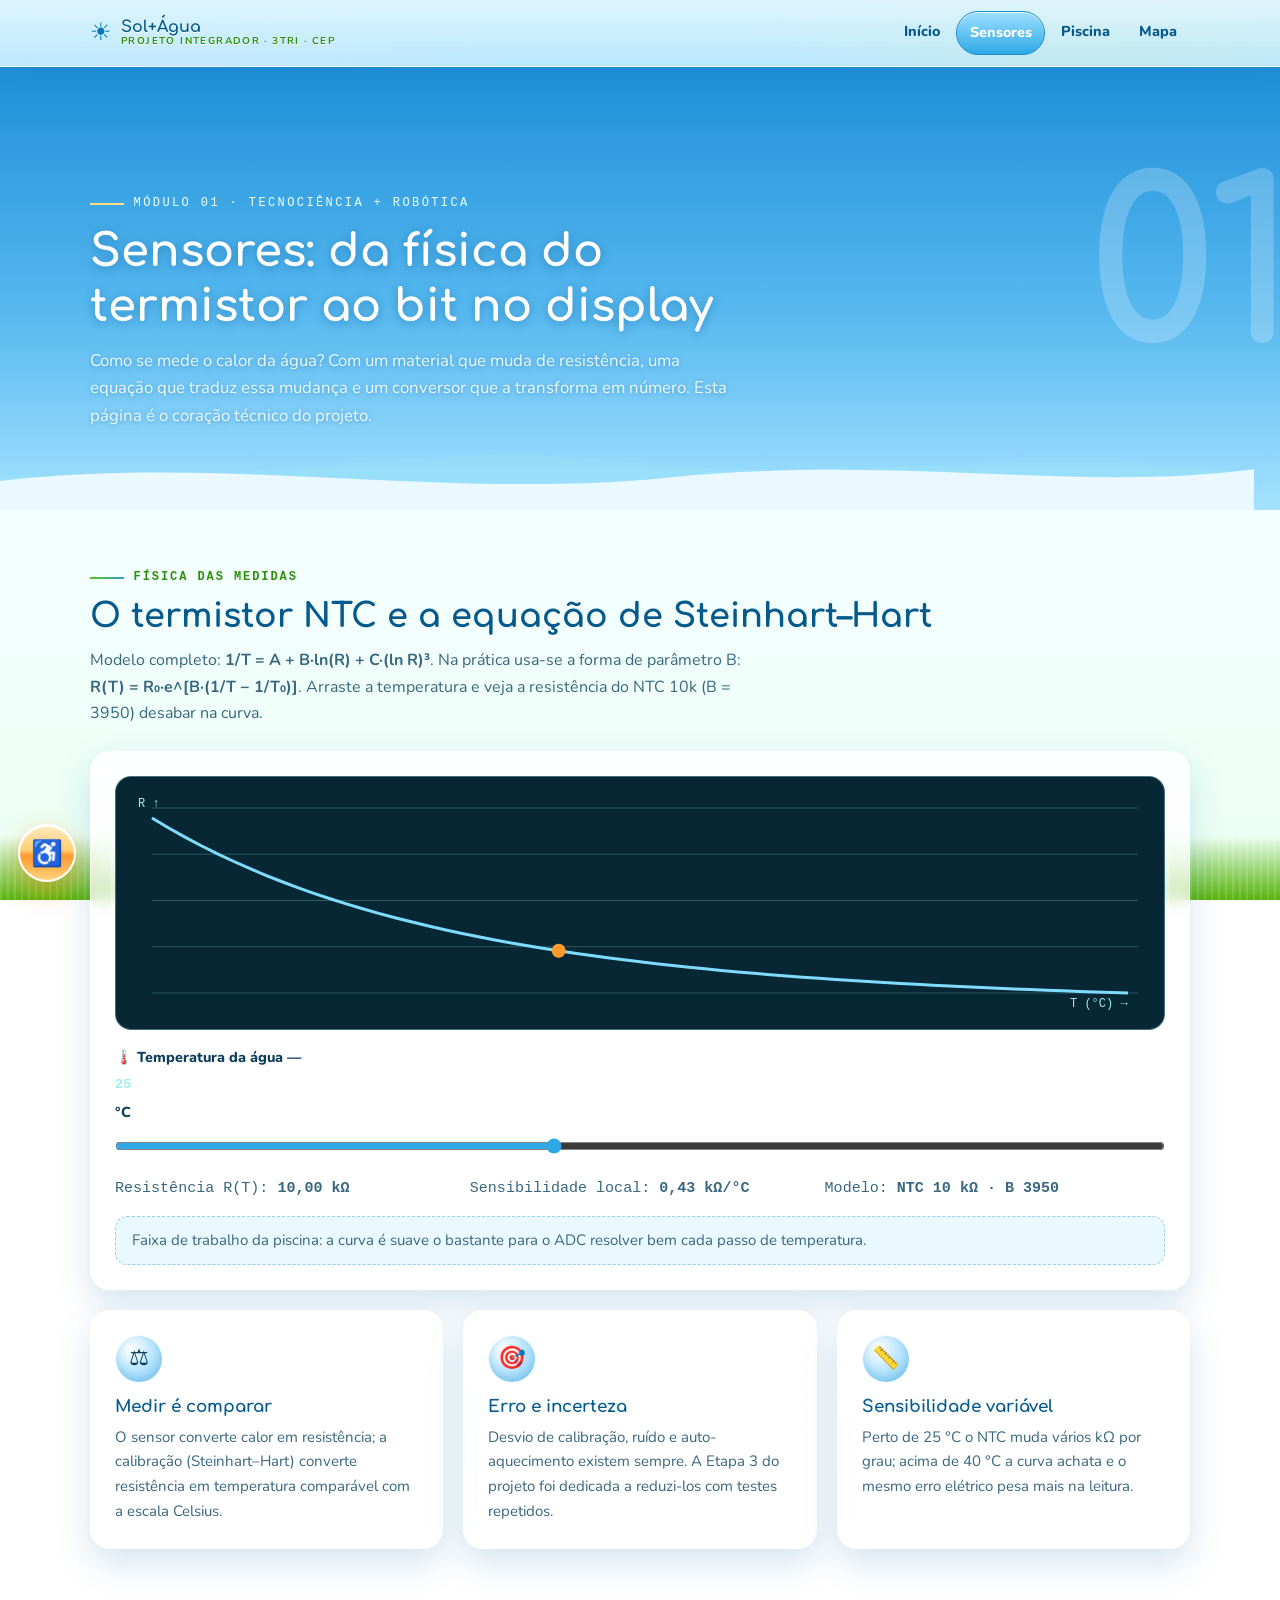
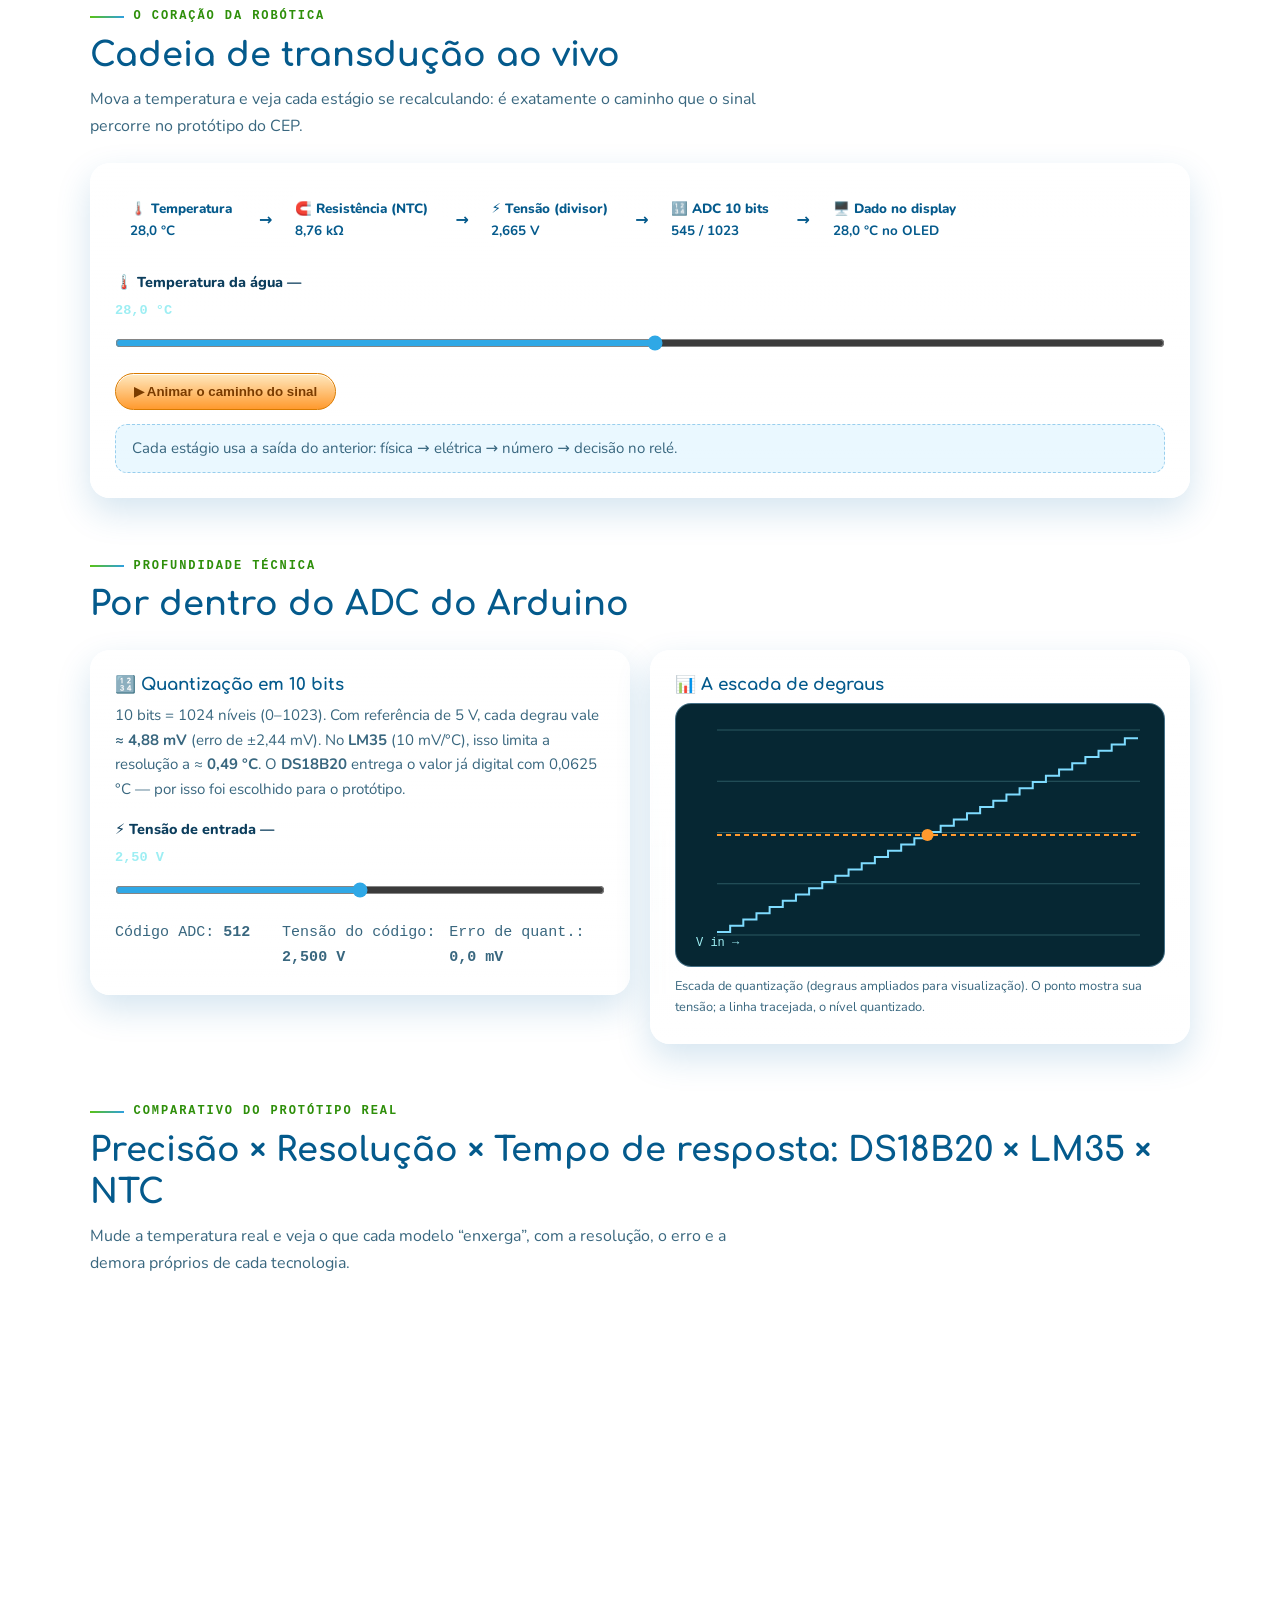
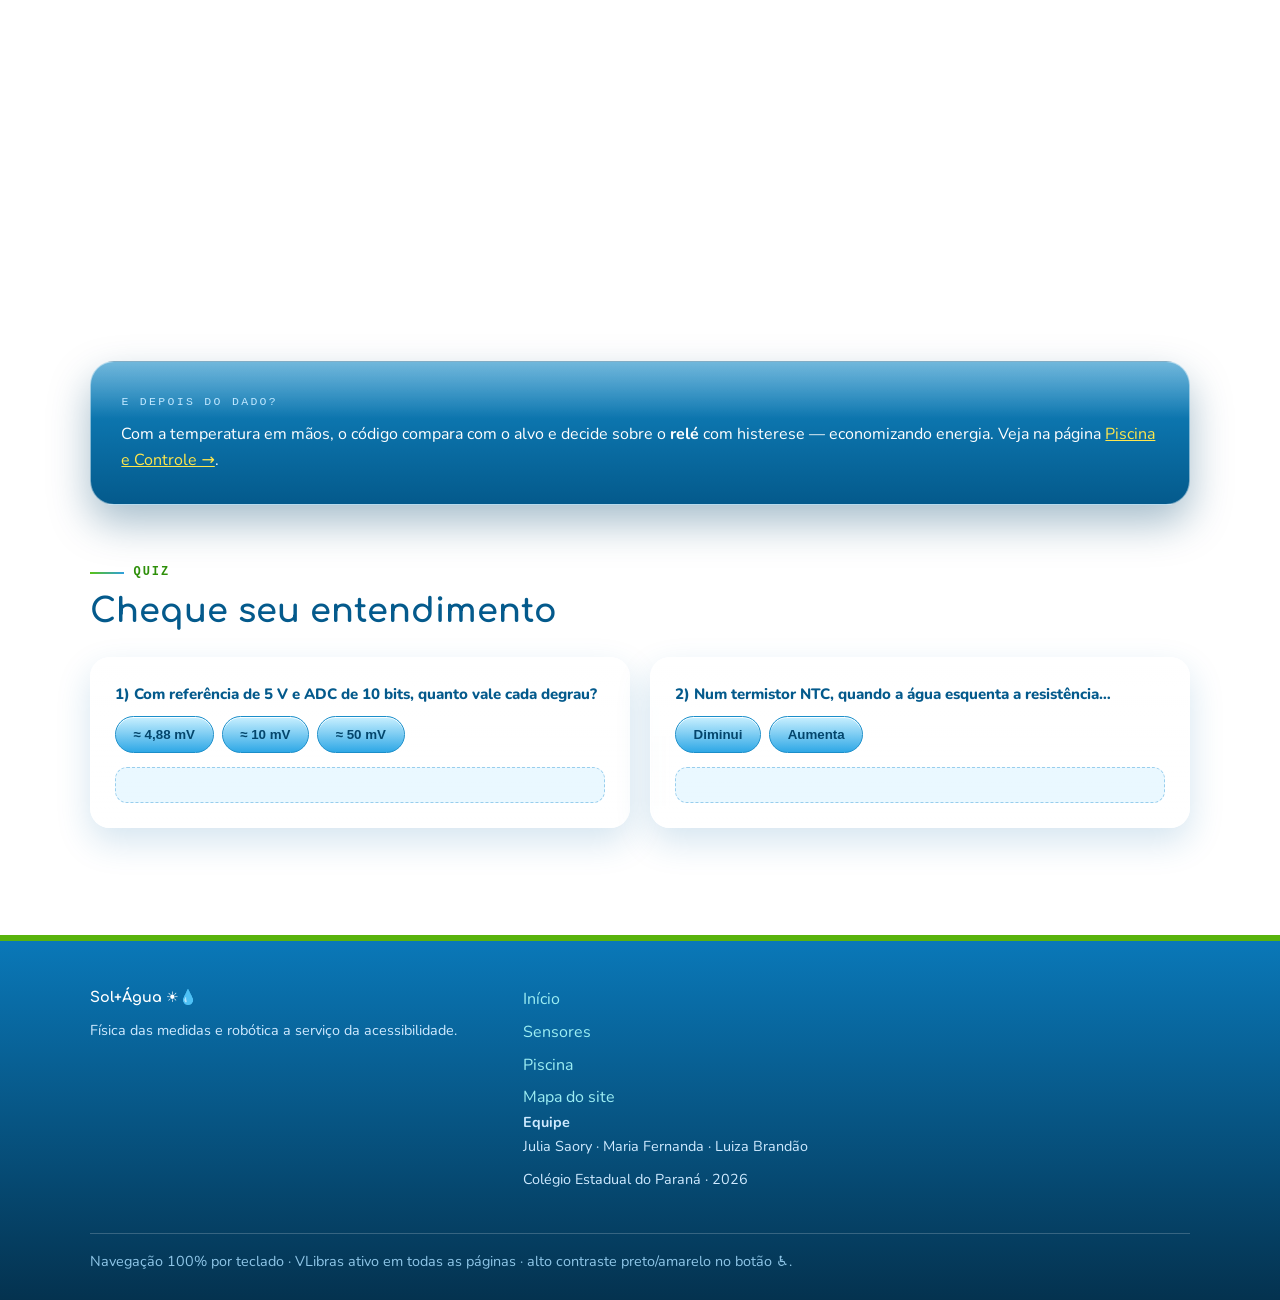
<file: sensores.html>
<!DOCTYPE html>
<html lang="pt-BR">
<head>
<meta charset="UTF-8">
<meta name="viewport" content="width=device-width, initial-scale=1.0">
<title>Sensores · Sol+Água 3TRI</title>
<meta name="description" content="Física das medidas e robótica: termistor NTC e Steinhart-Hart, cadeia de transdução, ADC 10 bits e comparativo DS18B20 x LM35 x NTC do protótipo do CEP.">
<link rel="icon" href="data:image/svg+xml,<svg xmlns=%22http://www.w3.org/2000/svg%22 viewBox=%220 0 100 100%22><text y=%22.9em%22 font-size=%2290%22>🤖</text></svg>">
<link href="https://fonts.googleapis.com/css2?family=Comfortaa:wght@400;700&family=Nunito:wght@400;600;700;800&display=swap" rel="stylesheet">
<link rel="stylesheet" href="css/estilo-aero.css">
</head>
<body>
<a class="pular" href="#conteudo">Pular para o conteúdo</a>
<div vw class="enabled"><div access="true"></div></div>
<header class="topo">
  <div class="topo-wrap">
    <a class="marca" href="index.html"><span class="marca-ico" aria-hidden="true">☀️</span><span class="marca-txt">Sol+Água<small>Projeto Integrador · 3TRI · CEP</small></span></a>
    <nav class="menu" aria-label="Navegação principal">
            <ul>
        <li><a href="index.html">Início</a></li>
        <li><a href="sensores.html"aria-current="page">Sensores</a></li>
        <li><a href="piscina.html">Piscina</a></li>
        <li><a href="mapa.html">Mapa</a></li>
            </ul>
    </nav>
    <button id="btn-menu" class="btn-menu" aria-expanded="false" aria-label="Abrir menu"><span></span><span></span><span></span></button>
  </div>
</header>
<button id="btn-acess" class="btn-flutuante" aria-expanded="false" aria-controls="painel-acess" title="Abrir opções de acessibilidade">♿</button>
<div id="painel-acess" class="painel-acess" role="dialog" aria-label="Opções de acessibilidade" hidden>
  <h2>♿ Acessibilidade</h2>
  <button id="btn-hc" class="pa-btn" aria-pressed="false">🌗 Alto contraste</button>
  <button id="btn-fdx" class="pa-btn" aria-pressed="false">🔤 Fonte para dislexia</button>
  <button id="btn-a+" class="pa-btn">A+ Aumentar texto</button>
  <button id="btn-a-" class="pa-btn">A− Diminuir texto</button>
  <button id="btn-esp" class="pa-btn" aria-pressed="false">↔️ Mais espaçamento</button>
  <button id="btn-sem" class="pa-btn" aria-pressed="false">🐢 Reduzir animações</button>
  <button id="btn-reset" class="pa-btn">↩️ Restaurar padrão</button>
  <p class="pa-nota">Tab navega · Enter ativa · Esc abre/fecha. VLibras no botão azul à direita.</p>
</div>

<main id="conteudo">
  <section class="page-hero">
    <span class="ghost" aria-hidden="true">01</span>
    <div class="wrap">
      <p class="mod">Módulo 01 · Tecnociência + Robótica</p>
      <h1>Sensores: da física do termistor ao bit no display</h1>
      <p class="hero-sub">Como se mede o calor da água? Com um material que muda de resistência, uma equação que traduz essa mudança e um conversor que a transforma em número. Esta página é o coração técnico do projeto.</p>
    </div>
    <div class="ondas" aria-hidden="true"><svg viewBox="0 0 1440 120" preserveAspectRatio="none"><path d="M0 70 C 240 110 480 30 720 60 C 960 90 1200 40 1440 75 L 1440 120 L 0 120 Z" fill="rgba(157,238,243,.2)"/><path d="M0 88 C 260 48 520 108 780 80 C 1040 52 1240 98 1440 70 L 1440 120 L 0 120 Z" fill="#eaf9ff"/></svg></div>
  </section>

  <section class="secao">
    <div class="wrap">
      <p class="sec-tag">Física das medidas</p>
      <h2 class="sec-title">O termistor NTC e a equação de Steinhart–Hart</h2>
      <p class="sec-lead">Modelo completo: <strong>1/T = A + B·ln(R) + C·(ln R)³</strong>. Na prática usa-se a forma de parâmetro B: <strong>R(T) = R₀·e^[B·(1/T − 1/T₀)]</strong>. Arraste a temperatura e veja a resistência do NTC 10k (B = 3950) desabar na curva.</p>
      <div class="card reveal" style="margin-top:1.5rem">
        <div class="palco"><canvas id="ntc-cv" style="width:100%;height:220px;display:block"></canvas></div>
        <label class="linha-slider" style="margin-top:1rem">🌡️ Temperatura da água — <span id="ntc-tout" class="leitura">25</span> °C
          <input id="ntc-t" type="range" min="0" max="60" step="0.5" value="25">
        </label>
        <div class="grade g3" style="gap:.9rem">
          <p class="leitura">Resistência R(T): <strong id="ntc-r">—</strong></p>
          <p class="leitura">Sensibilidade local: <strong id="ntc-sens">—</strong></p>
          <p class="leitura">Modelo: <strong>NTC 10 kΩ · B 3950</strong></p>
        </div>
        <p class="msg-caixa" id="ntc-msg" aria-live="polite"></p>
      </div>
      <div class="grade g3" style="margin-top:1.25rem">
        <article class="card reveal"><span class="ico" aria-hidden="true">⚖️</span><h3>Medir é comparar</h3><p>O sensor converte calor em resistência; a calibração (Steinhart–Hart) converte resistência em temperatura comparável com a escala Celsius.</p></article>
        <article class="card reveal"><span class="ico" aria-hidden="true">🎯</span><h3>Erro e incerteza</h3><p>Desvio de calibração, ruído e auto-aquecimento existem sempre. A Etapa 3 do projeto foi dedicada a reduzi-los com testes repetidos.</p></article>
        <article class="card reveal"><span class="ico" aria-hidden="true">📏</span><h3>Sensibilidade variável</h3><p>Perto de 25 °C o NTC muda vários kΩ por grau; acima de 40 °C a curva achata e o mesmo erro elétrico pesa mais na leitura.</p></article>
      </div>
    </div>
  </section>

  <section class="secao" style="padding-top:0">
    <div class="wrap">
      <p class="sec-tag">O coração da Robótica</p>
      <h2 class="sec-title">Cadeia de transdução ao vivo</h2>
      <p class="sec-lead">Mova a temperatura e veja cada estágio se recalculando: é exatamente o caminho que o sinal percorre no protótipo do CEP.</p>
      <div class="card reveal" style="margin-top:1.5rem">
        <style>.elo{transition:.3s}.elo.ativo{background:linear-gradient(180deg,#ffe9c0,#ffcf70);border-color:#d97b00;box-shadow:0 0 0 3px rgba(255,154,46,.35)}</style>
        <div style="display:flex;flex-wrap:wrap;gap:.5rem;align-items:center;font-weight:800;color:#045a8c">
          <span class="chip elo" id="elo1">🌡️ Temperatura<br><b id="v1">—</b></span> →
          <span class="chip elo" id="elo2">🧲 Resistência (NTC)<br><b id="v2">—</b></span> →
          <span class="chip elo" id="elo3">⚡ Tensão (divisor)<br><b id="v3">—</b></span> →
          <span class="chip elo" id="elo4">🔢 ADC 10 bits<br><b id="v4">—</b></span> →
          <span class="chip elo" id="elo5">🖥️ Dado no display<br><b id="v5">—</b></span>
        </div>
        <label class="linha-slider" style="margin-top:1.2rem">🌡️ Temperatura da água — <span id="cad-tout" class="leitura">28,0 °C</span>
          <input id="cad-t" type="range" min="10" max="45" step="0.1" value="28">
        </label>
        <button id="cad-anim" class="btn-gel laranja">▶ Animar o caminho do sinal</button>
        <p id="cad-msg" class="msg-caixa" aria-live="polite">Cada estágio usa a saída do anterior: física → elétrica → número → decisão no relé.</p>
      </div>
    </div>
  </section>

  <section class="secao" style="padding-top:0">
    <div class="wrap">
      <p class="sec-tag">Profundidade técnica</p>
      <h2 class="sec-title">Por dentro do ADC do Arduino</h2>
      <div class="grade g2" style="margin-top:1.5rem;align-items:start">
        <div class="card reveal">
          <h3>🔢 Quantização em 10 bits</h3>
          <p>10 bits = 1024 níveis (0–1023). Com referência de 5 V, cada degrau vale <strong>≈ 4,88 mV</strong> (erro de ±2,44 mV). No <strong>LM35</strong> (10 mV/°C), isso limita a resolução a ≈ <strong>0,49 °C</strong>. O <strong>DS18B20</strong> entrega o valor já digital com 0,0625 °C — por isso foi escolhido para o protótipo.</p>
          <label class="linha-slider" style="margin-top:1rem">⚡ Tensão de entrada — <span id="adc-vout" class="leitura">2,50 V</span>
            <input id="adc-v" type="range" min="0" max="5" step="0.01" value="2.5">
          </label>
          <div class="grade g3" style="gap:.7rem">
            <p class="leitura">Código ADC: <strong id="adc-code">—</strong></p>
            <p class="leitura">Tensão do código: <strong id="adc-vq">—</strong></p>
            <p class="leitura">Erro de quant.: <strong id="adc-err">—</strong></p>
          </div>
        </div>
        <div class="card reveal">
          <h3>📊 A escada de degraus</h3>
          <div class="palco"><canvas id="adc-cv" style="width:100%;height:230px;display:block"></canvas></div>
          <p style="font-size:.8rem;color:#39677f;margin-top:.6rem">Escada de quantização (degraus ampliados para visualização). O ponto mostra sua tensão; a linha tracejada, o nível quantizado.</p>
        </div>
      </div>
    </div>
  </section>

  <section class="secao" style="padding-top:0">
    <div class="wrap">
      <p class="sec-tag">Comparativo do protótipo real</p>
      <h2 class="sec-title">Precisão × Resolução × Tempo de resposta: DS18B20 × LM35 × NTC</h2>
      <p class="sec-lead">Mude a temperatura real e veja o que cada modelo “enxerga”, com a resolução, o erro e a demora próprios de cada tecnologia.</p>
      <div class="card reveal" style="margin-top:1.5rem">
        <label class="linha-slider">🌡️ Temperatura real da água — <span id="cmp-tout" class="leitura">28,00 °C</span>
          <input id="cmp-t" type="range" min="20" max="35" step="0.01" value="28">
        </label>
        <div class="grade g3" style="gap:.9rem;margin-top:.6rem">
          <div class="palco" style="padding:.9rem;text-align:center"><p class="leitura">DS18B20 · digital (usado no protótipo)</p><p id="cmp-a" class="leitura" style="font-size:1.25rem;margin-top:.4rem">—</p><p style="font-size:.72rem;color:#7fcdd3">res. 0,0625 °C · ±0,5 °C · ~750 ms</p></div>
          <div class="palco" style="padding:.9rem;text-align:center"><p class="leitura">LM35 + ADC · analógico</p><p id="cmp-b" class="leitura" style="font-size:1.25rem;margin-top:.4rem">—</p><p style="font-size:.72rem;color:#7fcdd3">res. ~0,49 °C (degrau ADC) · rápido</p></div>
          <div class="palco" style="padding:.9rem;text-align:center"><p class="leitura">NTC 10k sem calibrar</p><p id="cmp-c" class="leitura" style="font-size:1.25rem;margin-top:.4rem">—</p><p style="font-size:.72rem;color:#7fcdd3">res. 0,1 °C · erro −0,8 °C · muito rápido</p></div>
        </div>
        <p id="cmp-msg" class="msg-caixa" aria-live="polite"></p>
      </div>
      <div class="grade g3" style="margin-top:1.25rem">
        <article class="card reveal"><span class="ico" aria-hidden="true">🎯</span><h3>Precisão</h3><p>Proximidade do valor verdadeiro: o NTC do exemplo tem boa resolução mas desvia 0,8 °C — sem calibração, resolução alta não salva.</p></article>
        <article class="card reveal"><span class="ico" aria-hidden="true">🔬</span><h3>Resolução</h3><p>Menor variação percebida: 0,0625 °C (DS18B20) contra ~0,49 °C (LM35 limitado pelo degrau do ADC de 4,88 mV).</p></article>
        <article class="card reveal"><span class="ico" aria-hidden="true">⏱️</span><h3>Tempo de resposta</h3><p>DS18B20 converte em ~750 ms; termistores reagem em centenas de ms; dentro da água, a massa térmica acrescenta atraso real.</p></article>
      </div>
      <div class="painel-agua reveal" style="margin-top:1.4rem">
        <p class="painel-rotulo">E depois do dado?</p>
        <p style="color:#fff">Com a temperatura em mãos, o código compara com o alvo e decide sobre o <strong>relé</strong> com histerese — economizando energia. Veja na página <a style="color:#ffe74c" href="piscina.html">Piscina e Controle →</a>.</p>
      </div>
    </div>
  </section>

  <section class="secao" style="padding-top:0">
    <div class="wrap">
      <p class="sec-tag">Quiz</p>
      <h2 class="sec-title">Cheque seu entendimento</h2>
      <div class="grade g2" style="margin-top:1.5rem">
        <div class="card reveal">
          <p style="font-weight:800;color:#045a8c">1) Com referência de 5 V e ADC de 10 bits, quanto vale cada degrau?</p>
          <div style="display:flex;gap:.5rem;flex-wrap:wrap;margin-top:.6rem">
            <button class="btn-gel q-btn" data-ok="1" data-exp="5 V ÷ 1024 ≈ 4,88 mV por nível.">≈ 4,88 mV</button>
            <button class="btn-gel q-btn" data-ok="0" data-exp="10 mV é a sensibilidade do LM35, não o degrau do ADC.">≈ 10 mV</button>
            <button class="btn-gel q-btn" data-ok="0" data-exp="10 bits = 1024 níveis, não 100.">≈ 50 mV</button>
          </div>
          <p class="q-msg msg-caixa" style="min-height:2.4em"></p>
        </div>
        <div class="card reveal">
          <p style="font-weight:800;color:#045a8c">2) Num termistor NTC, quando a água esquenta a resistência…</p>
          <div style="display:flex;gap:.5rem;flex-wrap:wrap;margin-top:.6rem">
            <button class="btn-gel q-btn" data-ok="1" data-exp="NTC = coeficiente negativo de temperatura.">Diminui</button>
            <button class="btn-gel q-btn" data-ok="0" data-exp="Isso valeria para um PTC; o protótipo estuda NTC.">Aumenta</button>
          </div>
          <p class="q-msg msg-caixa" style="min-height:2.4em"></p>
        </div>
      </div>
    </div>
  </section>
</main>

<footer class="rodape">
  <div class="wrap rodape-grade">
    <div><p class="rodape-marca">Sol+Água ☀️💧</p><p>Física das medidas e robótica a serviço da acessibilidade.</p></div>
    <nav aria-label="Mapa do site"><ul><li><a href="index.html">Início</a></li><li><a href="sensores.html">Sensores</a></li><li><a href="piscina.html">Piscina</a></li><li><a href="mapa.html">Mapa do site</a></li></ul>
    <div><p><strong>Equipe</strong><br>Julia Saory · Maria Fernanda · Luiza Brandão</p><p>Colégio Estadual do Paraná · <span id="ano">2026</span></p></div>
  </div>
  <div class="wrap rodape-base"><p>Navegação 100% por teclado · VLibras ativo em todas as páginas · alto contraste preto/amarelo no botão ♿.</p></div>
</footer>
<script src="js/base-aero.js"></script>
<script>
/* NTC + Steinhart-Hart */
(function(){
  var s=document.getElementById('ntc-t'); if(!s) return;
  var cv=document.getElementById('ntc-cv'), ctx=cv.getContext('2d'), W,H;
  function size(){ W=cv.width=cv.clientWidth; H=cv.height=220; draw(+s.value); }
  addEventListener('resize',size);
  var R0=10000,B=3950,T0=298.15;
  function R(T){ return R0*Math.exp(B*(1/(T+273.15)-1/T0)); }
  function draw(Tat){
    var g=window.coresGraf?coresGraf():{};
    var Rmax=R(0),Rmin=R(60);
    ctx.clearRect(0,0,W,H);
    ctx.strokeStyle=g.grade; ctx.lineWidth=1;
    for(var i=0;i<=4;i++){ var y=15+i*(H-35)/4; ctx.beginPath(); ctx.moveTo(20,y); ctx.lineTo(W-10,y); ctx.stroke(); }
    ctx.strokeStyle=g.a; ctx.lineWidth=3; ctx.beginPath();
    for(var T=0;T<=60;T++){
      var x=20+(T/60)*(W-40), y=H-20-((R(T)-Rmin)/(Rmax-Rmin))*(H-45);
      T?ctx.lineTo(x,y):ctx.moveTo(x,y);
    }
    ctx.stroke();
    var px=20+(Tat/60)*(W-40), py=H-20-((R(Tat)-Rmin)/(Rmax-Rmin))*(H-45);
    ctx.fillStyle=g.alvo; ctx.beginPath(); ctx.arc(px,py,7,0,7); ctx.fill();
    ctx.fillStyle=g.texto; ctx.font='12px monospace';
    ctx.fillText('R ↑',6,14); ctx.fillText('T (°C) →',W-78,H-6);
  }
  function upd(){
    var T=+s.value, r=R(T);
    document.getElementById('ntc-tout').textContent=String(T).replace('.',',');
    document.getElementById('ntc-r').textContent=(r/1000).toFixed(2).replace('.',',')+' kΩ';
    document.getElementById('ntc-sens').textContent=(Math.abs(R(T+1)-r)/1000).toFixed(2).replace('.',',')+' kΩ/°C';
    document.getElementById('ntc-msg').textContent = T<15
      ? 'Água fria: resistência altíssima e curva íngreme — alta sensibilidade, mas o divisor resistivo precisa ser bem dimensionado.'
      : T<35 ? 'Faixa de trabalho da piscina: a curva é suave o bastante para o ADC resolver bem cada passo de temperatura.'
      : 'Água quente: curva achatada — pequenos erros elétricos pesam mais (por isso a calibração da Etapa 3).';
    draw(T);
  }
  s.addEventListener('input',upd); size(); upd();
})();
/* cadeia de transdução */
(function(){
  var s=document.getElementById('cad-t'); if(!s) return;
  var R0=10000,B=3950,T0=298.15;
  function R(T){ return R0*Math.exp(B*(1/(T+273.15)-1/T0)); }
  function upd(){
    var T=+s.value, r=R(T), V=5*10000/(r+10000), ADC=Math.round(V/5*1023);
    var Td=1/(1/T0+Math.log((5*10000/V-10000)/R0)/B)-273.15;
    document.getElementById('cad-tout').textContent=T.toFixed(1).replace('.',',')+' °C';
    document.getElementById('v1').textContent=T.toFixed(1).replace('.',',')+' °C';
    document.getElementById('v2').textContent=(r/1000).toFixed(2).replace('.',',')+' kΩ';
    document.getElementById('v3').textContent=V.toFixed(3).replace('.',',')+' V';
    document.getElementById('v4').textContent=ADC+' / 1023';
    document.getElementById('v5').textContent=Td.toFixed(1).replace('.',',')+' °C no OLED';
  }
  s.addEventListener('input',upd); upd();
  document.getElementById('cad-anim').addEventListener('click',function(){
    var i=0, msgs=[
      '1️⃣ Grandeza física: a água transfere calor ao encapsulamento do sensor.',
      '2️⃣ Transdução resistiva: o NTC muda de resistência conforme a temperatura (Steinhart–Hart).',
      '3️⃣ Transdução em tensão: o divisor resistivo converte a resistência em volts mensuráveis.',
      '4️⃣ Digitalização: o ADC de 10 bits quantiza a tensão em um código de 0 a 1023.',
      '5️⃣ Dado: o código vira temperatura no display — e entra na lógica de controle do relé!'
    ];
    var t=setInterval(function(){
      document.querySelectorAll('.elo').forEach(function(e){e.classList.remove('ativo');});
      document.getElementById('elo'+(i+1)).classList.add('ativo');
      document.getElementById('cad-msg').textContent=msgs[i];
      i++; if(i>4) clearInterval(t);
    },900);
  });
})();
/* ADC escada */
(function(){
  var s=document.getElementById('adc-v'); if(!s) return;
  var cv=document.getElementById('adc-cv'), ctx=cv.getContext('2d'), W,H;
  function size(){ W=cv.width=cv.clientWidth; H=cv.height=230; draw(); }
  addEventListener('resize',size);
  function draw(){
    var g=window.coresGraf?coresGraf():{};
    var V=+s.value, code=Math.round(V/5*1023), Vq=code*5/1024;
    document.getElementById('adc-vout').textContent=V.toFixed(2).replace('.',',')+' V';
    document.getElementById('adc-code').textContent=code;
    document.getElementById('adc-vq').textContent=Vq.toFixed(3).replace('.',',')+' V';
    document.getElementById('adc-err').textContent=((Vq-V)*1000).toFixed(1).replace('.',',')+' mV';
    ctx.clearRect(0,0,W,H);
    ctx.strokeStyle=g.grade; ctx.lineWidth=1;
    for(var i=0;i<=4;i++){ var y=10+i*(H-25)/4; ctx.beginPath(); ctx.moveTo(25,y); ctx.lineTo(W-8,y); ctx.stroke(); }
    ctx.strokeStyle=g.a; ctx.lineWidth=2; ctx.beginPath();
    var ND=32;
    for(var d=0;d<ND;d++){
      var x0=25+(d/ND)*(W-35), x1=25+((d+1)/ND)*(W-35);
      var y=H-15-((d+0.5)/ND)*(H-30);
      d?ctx.lineTo(x0,y):ctx.moveTo(x0,y); ctx.lineTo(x1,y);
    }
    ctx.stroke();
    var px=25+(V/5)*(W-35), py=H-15-((code/1023))*(H-30);
    ctx.fillStyle=g.alvo; ctx.beginPath(); ctx.arc(px,py,6,0,7); ctx.fill();
    ctx.strokeStyle=g.alvo; ctx.setLineDash([5,4]); ctx.beginPath(); ctx.moveTo(25,py); ctx.lineTo(W-8,py); ctx.stroke(); ctx.setLineDash([]);
    ctx.fillStyle=g.texto; ctx.font='12px monospace'; ctx.fillText('V in →',4,H-4);
  }
  s.addEventListener('input',draw); size();
})();
/* comparativo */
(function(){
  var s=document.getElementById('cmp-t'); if(!s) return;
  var hist=[], C={a:{q:0.0625,off:0,d:750},b:{q:0.49,off:0.3,d:250},c:{q:0.1,off:-0.8,d:150}};
  function quant(v,q){ return Math.round(v/q)*q; }
  setInterval(function(){ hist.push({t:Date.now(),v:+s.value}); if(hist.length>500) hist.shift(); },100);
  function val(k){
    var cfg=C[k], alvo=Date.now()-cfg.d, v=hist.length?hist[0].v:+s.value;
    for(var i=hist.length-1;i>=0;i--){ if(hist[i].t<=alvo){ v=hist[i].v; break; } }
    return quant(v+cfg.off,cfg.q);
  }
  setInterval(function(){
    document.getElementById('cmp-tout').textContent=(+s.value).toFixed(2).replace('.',',')+' °C';
    document.getElementById('cmp-a').textContent=val('a').toFixed(4).replace('.',',')+' °C';
    document.getElementById('cmp-b').textContent=val('b').toFixed(2).replace('.',',')+' °C';
    document.getElementById('cmp-c').textContent=val('c').toFixed(1).replace('.',',')+' °C';
    document.getElementById('cmp-msg').textContent='Leia assim: o DS18B20 mostra muitos dígitos E acerta (resolução + precisão); o LM35 “pula” de ~0,5 em ~0,5 °C por causa do degrau do ADC (resolução limitada); o NTC reage rápido e mostra décimos, mas desloca tudo em −0,8 °C (falta de calibração = precisão ruim).';
  },200);
})();
/* quiz */
(function(){
  document.querySelectorAll('.q-btn').forEach(function(b){
    b.addEventListener('click',function(){
      var p=b.closest('.card');
      p.querySelectorAll('.q-btn').forEach(function(x){x.style.opacity=.55;});
      b.style.opacity=1;
      if(b.dataset.ok==='1'){ b.style.background='linear-gradient(180deg,#e2fbc0,#59c214)'; b.style.color='#1c5a00'; p.querySelector('.q-msg').textContent='✅ Certo! '+b.dataset.exp; }
      else { b.style.background='linear-gradient(180deg,#ffd6d6,#e57373)'; b.style.color='#5c1a1a'; p.querySelector('.q-msg').textContent='❌ Quase. '+b.dataset.exp; }
    });
  });
})();
</script>
<script src="https://vlibras.gov.br/app/vlibras-plugin.js"></script>
</body>
</html>
</file>
<file: css/estilo-aero.css>
/* Sol+Água Aero v3 · contraste total (inclusive canvas), dislexia global, foco visível */
@font-face{font-family:'OpenDyslexic';src:url('https://cdn.jsdelivr.net/npm/open-dyslexic@1.0.3/otf/OpenDyslexic-Regular.otf') format('opentype');font-display:swap}
[hidden]{display:none!important}
:root{
  --ceu:#2f9fe0;--agua:#0a78b8;--agua-prof:#045a8c;--verde:#59c214;--verde-esc:#2e8f0a;
  --sol:#ffdf7e;--sol-forte:#ff9a2e;--tinta:#0b3d5c;--tinta-suave:#39677f;
  --borda-vidro:rgba(255,255,255,.85);--raio:20px;--sombra:0 14px 34px rgba(20,110,170,.18);
  --display:'Comfortaa','Nunito',system-ui,sans-serif;--corpo:'Nunito','Segoe UI',system-ui,sans-serif;
  --mono:'JetBrains Mono',ui-monospace,monospace;
  --g-a:#7fdcff;--g-b:#59c214;--g-c:#ffb08a;--g-alvo:#ff9a2e;--g-fundo:#062733;
  --g-grade:rgba(157,238,243,.25);--g-texto:#9deef3;
}
*{box-sizing:border-box;margin:0;padding:0}
html{scroll-behavior:smooth}
[id]{scroll-margin-top:96px}
img,svg,video,canvas{max-width:100%;height:auto}
body{font-family:var(--corpo);color:var(--tinta);line-height:1.65;font-size:1rem;background:linear-gradient(180deg,#eaf9ff 0%,#f4feff 60%,#eafff2 100%) fixed}
body::before{content:"";position:fixed;inset:0;z-index:-1;pointer-events:none;background:radial-gradient(38rem 20rem at 85% -5%,rgba(255,250,205,.75),transparent 60%),radial-gradient(30rem 12rem at 15% 12%,rgba(255,255,255,.85),transparent 70%),radial-gradient(36rem 13rem at 75% 34%,rgba(255,255,255,.7),transparent 70%)}
body::after{content:"";position:fixed;left:0;right:0;bottom:0;height:64px;z-index:-1;pointer-events:none;background:repeating-linear-gradient(90deg,rgba(255,255,255,.14) 0 2px,transparent 2px 7px),linear-gradient(180deg,rgba(122,196,66,0),rgba(122,196,66,.55) 40%,#58b30c)}
h1,h2,h3{font-family:var(--display);line-height:1.25;color:var(--agua-prof)}
a{color:var(--agua)}
::selection{background:#7ecdf2;color:#04333a}
.wrap{width:min(1100px,92%);margin-inline:auto}
.pular{position:absolute;left:-999px;top:0;z-index:99;background:var(--verde);color:#fff;font-weight:800;padding:.8rem 1.2rem;border-radius:0 0 12px 0;text-decoration:none}
.pular:focus{left:0}
a:focus-visible,button:focus-visible,input:focus-visible,summary:focus-visible,[tabindex]:focus-visible{outline:3px solid var(--verde);outline-offset:3px;border-radius:6px;box-shadow:0 0 0 6px rgba(89,194,20,.25)}
input[type=range]:focus{outline:3px solid var(--verde);outline-offset:3px}
.topo{position:sticky;top:0;z-index:50;background:linear-gradient(180deg,rgba(220,244,255,.88),rgba(150,215,250,.55));backdrop-filter:blur(12px) saturate(1.6);border-bottom:1px solid rgba(255,255,255,.8);box-shadow:0 4px 18px rgba(30,120,190,.22)}
.topo-wrap{width:min(1100px,94%);margin-inline:auto;display:flex;align-items:center;justify-content:space-between;gap:1rem;min-height:66px}
.marca{display:flex;align-items:center;gap:.6rem;text-decoration:none}
.marca-ico{font-size:1.5rem}
.marca-txt{font-family:var(--display);font-weight:700;color:var(--agua-prof);line-height:1.05;text-shadow:0 1px 0 #fff}
.marca-txt small{display:block;font-family:var(--corpo);font-weight:700;font-size:.62rem;letter-spacing:.14em;text-transform:uppercase;color:var(--verde-esc)}
.menu ul{display:flex;gap:.2rem;list-style:none}
.menu a{display:block;padding:.55rem .8rem;border-radius:999px;text-decoration:none;font-weight:800;font-size:.9rem;color:var(--agua-prof)}
.menu a:hover{background:rgba(255,255,255,.55)}
.menu a[aria-current="page"]{background:linear-gradient(180deg,#9fe0ff,#2fa8e6);color:#fff;border:1px solid #1b8ec9;box-shadow:inset 0 1px 0 rgba(255,255,255,.7)}
.btn-menu{display:none;background:none;border:0;cursor:pointer;padding:.65rem}
.btn-menu span{display:block;width:24px;height:3px;background:var(--agua-prof);border-radius:3px;margin:4px 0}
.btn-flutuante{position:fixed;left:18px;bottom:18px;z-index:70;width:58px;height:58px;border-radius:50%;border:2px solid #fff;background:linear-gradient(180deg,#ffe9c0 0%,#ffcf70 45%,#ff9a2e 55%,#ffd27a 100%);font-size:1.6rem;cursor:pointer;box-shadow:inset 0 1px 0 rgba(255,255,255,.9),0 10px 26px rgba(251,133,0,.45);animation:flutuar 3s ease-in-out infinite alternate}
@keyframes flutuar{to{transform:translateY(-6px)}}
.painel-acess{position:fixed;left:18px;bottom:88px;z-index:70;width:min(310px,92%);background:linear-gradient(180deg,rgba(255,255,255,.96),rgba(235,250,255,.8));backdrop-filter:blur(10px);border:1px solid var(--borda-vidro);border-radius:18px;padding:1.2rem;display:grid;gap:.5rem;box-shadow:var(--sombra),inset 0 1px 0 #fff}
.painel-acess.abrindo{animation:entrar .3s ease-out}
@keyframes entrar{from{transform:translateX(-30px);opacity:0}}
.painel-acess h2{font-size:1.05rem;margin-bottom:.3rem}
.pa-btn{text-align:left;padding:.6rem .8rem;border-radius:12px;border:1px solid rgba(120,190,230,.7);background:rgba(255,255,255,.75);font-family:var(--corpo);font-weight:800;color:var(--tinta);cursor:pointer}
.pa-btn[aria-pressed="true"]{background:linear-gradient(180deg,#9fe0ff,#2fa8e6);border-color:#1b8ec9;color:#fff}
.pa-nota{font-size:.78rem;color:var(--tinta-suave)}
.hero{position:relative;overflow:hidden;padding:4.5rem 0 7.5rem;color:#fff;background:linear-gradient(180deg,#1e8fd8 0%,#56b8ef 45%,#a5e2ff 80%,#eaf9ff 100%)}
.hero-sol{position:absolute;top:6%;right:8%;width:110px;height:110px;border-radius:50%;background:radial-gradient(circle at 35% 30%,#fff7cc,var(--sol) 60%,#ffb703);box-shadow:0 0 60px 20px rgba(255,220,120,.65);animation:pulso-sol 5s ease-in-out infinite alternate}
@keyframes pulso-sol{to{box-shadow:0 0 95px 36px rgba(255,220,120,.85)}}
.hero-conteudo{position:relative;z-index:2}
.eyebrow{font-family:var(--mono);font-size:.75rem;letter-spacing:.18em;text-transform:uppercase;color:#eaffff;margin-bottom:1rem;text-shadow:0 1px 4px rgba(0,80,140,.4)}
.hero h1{font-size:clamp(1.8rem,6vw,3.2rem);color:#fff;margin-bottom:1rem;text-shadow:0 2px 10px rgba(0,80,140,.4)}
.hero h1 em{font-style:normal;color:#eaffff;text-decoration:underline wavy var(--sol);text-decoration-thickness:3px;text-underline-offset:.35em}
.hero-sub{max-width:58ch;color:#eaf9ff;font-size:1.05rem;text-shadow:0 1px 4px rgba(0,80,140,.35)}
.hero-acoes{display:flex;flex-wrap:wrap;gap:.8rem;margin:1.5rem 0 1.2rem}
.btn{display:inline-flex;align-items:center;gap:.5rem;padding:.8rem 1.4rem;border-radius:999px;font-weight:800;text-decoration:none;border:1px solid transparent;transition:transform .25s,filter .25s}
.btn:hover{transform:translateY(-3px);filter:brightness(1.06)}
.btn-sol{background:linear-gradient(180deg,#ffe9c0 0%,#ffcf70 45%,#ff9a2e 55%,#ffd27a 100%);border-color:#d97b00;color:#7a3c00;text-shadow:0 1px 0 rgba(255,255,255,.6);box-shadow:inset 0 1px 0 rgba(255,255,255,.9),0 6px 16px rgba(251,133,0,.4)}
.btn-agua{background:linear-gradient(180deg,#c9f0ff 0%,#6fd2f7 45%,#2fa8e6 55%,#7fdcff 100%);border-color:#1b8ec9;color:#04466c;text-shadow:0 1px 0 rgba(255,255,255,.7);box-shadow:inset 0 1px 0 rgba(255,255,255,.9),0 6px 16px rgba(20,120,190,.4)}
.chips{display:flex;flex-wrap:wrap;gap:.5rem;list-style:none}
.chips li{color:var(--agua-prof);font-size:.8rem;font-weight:800;padding:.4rem .95rem;border:1px solid rgba(255,255,255,.8);border-radius:999px;background:rgba(255,255,255,.5);backdrop-filter:blur(4px);box-shadow:inset 0 1px 0 #fff}
.page-hero{position:relative;overflow:hidden;color:#fff;padding:7.5rem 0 5rem;background:linear-gradient(180deg,#1e8fd8 0%,#56b8ef 55%,#a5e2ff 100%)}
.page-hero .wrap{position:relative;z-index:2}
.page-hero h1{color:#fff;font-size:clamp(1.7rem,4.5vw,2.8rem);margin:.6rem 0 .7rem;text-shadow:0 2px 10px rgba(0,80,140,.4);max-width:26ch}
.page-hero .hero-sub{color:#eaf9ff;max-width:64ch;text-shadow:0 1px 4px rgba(0,80,140,.35)}
.page-hero .mod{font-family:var(--mono);font-size:.75rem;letter-spacing:.2em;text-transform:uppercase;color:#eaffff;display:inline-flex;gap:.6rem;align-items:center}
.page-hero .mod::before{content:"";width:34px;height:2px;background:var(--sol)}
.ghost{position:absolute;right:-1rem;top:46%;transform:translateY(-50%);font-family:var(--display);font-weight:700;font-size:clamp(7rem,20vw,14rem);color:rgba(255,255,255,.22);line-height:1;pointer-events:none;user-select:none}
.ondas{position:absolute;left:0;right:0;bottom:-1px;height:100px;overflow:hidden}
.ondas svg{width:104%;height:100%;position:absolute;bottom:0;left:-2%;animation:balanco 8s ease-in-out infinite alternate}
@keyframes balanco{from{transform:translateX(-1.4%)}to{transform:translateX(1.4%)}}
.secao{padding:3.2rem 0}
.sec-tag{display:inline-flex;align-items:center;gap:.6rem;font-family:var(--mono);font-size:.75rem;letter-spacing:.16em;text-transform:uppercase;color:var(--verde-esc);font-weight:700}
.sec-tag::before{content:"";width:34px;height:2px;background:linear-gradient(90deg,var(--verde),var(--ceu))}
.sec-title{font-size:clamp(1.4rem,4vw,2.1rem);margin:.5rem 0 .6rem;text-shadow:0 1px 0 #fff}
.sec-lead{max-width:68ch;color:var(--tinta-suave)}
.grade{display:grid;gap:1.25rem}
.card{background:linear-gradient(180deg,rgba(255,255,255,.95) 0%,rgba(255,255,255,.5) 46%,rgba(255,255,255,.22) 52%,rgba(255,255,255,.6) 100%);backdrop-filter:blur(8px);border:1px solid var(--borda-vidro);border-radius:var(--raio);padding:1.5rem;box-shadow:var(--sombra),inset 0 1px 0 #fff;transition:transform .3s}
.card:hover{transform:translateY(-4px)}
.card h3{font-size:1.05rem;margin-bottom:.4rem}
.card p{color:var(--tinta-suave);font-size:.94rem}
.ico{width:48px;height:48px;border-radius:50%;display:grid;place-items:center;font-size:1.4rem;margin-bottom:.9rem;background:radial-gradient(circle at 32% 28%,#fff,#bfe7ff 45%,#7ecdf2 100%);border:1px solid rgba(255,255,255,.9);box-shadow:inset 0 -4px 8px rgba(30,140,200,.25)}
.painel-sol{border:1px solid rgba(255,255,255,.5);border-radius:24px;padding:1.9rem;position:relative;overflow:hidden;color:#fff;background:linear-gradient(180deg,rgba(255,255,255,.4),rgba(255,255,255,0) 40%),linear-gradient(140deg,#ffb703,#fb8500 60%,#f45d2c);box-shadow:0 18px 40px rgba(251,133,0,.35)}
.painel-sol::after{content:"";position:absolute;right:-60px;top:-70px;width:230px;height:230px;border-radius:50%;background:radial-gradient(circle,rgba(255,255,255,.5),transparent 65%);pointer-events:none}
.painel-agua{border:1px solid rgba(255,255,255,.5);border-radius:24px;padding:1.9rem;color:#eafcff;background:linear-gradient(180deg,rgba(255,255,255,.4),rgba(255,255,255,0) 40%),linear-gradient(180deg,#1287c4,#045a8c);box-shadow:0 18px 40px rgba(4,70,110,.35)}
.painel-rotulo{font-family:var(--mono);font-size:.72rem;letter-spacing:.2em;text-transform:uppercase;color:#ffe8c2;margin-bottom:.6rem}
.painel-agua .painel-rotulo{color:#bfe7ff}
.lista-perguntas{display:grid;gap:.9rem;margin-top:1.4rem}
.pergunta summary{cursor:pointer;font-weight:800;font-size:1rem;color:var(--agua-prof);list-style-position:inside}
.pergunta[open] summary{margin-bottom:.6rem;color:var(--verde-esc)}
.pergunta p{color:var(--tinta-suave);font-size:.95rem}
.palco{background:var(--g-fundo);border:1px solid rgba(160,220,255,.4);border-radius:16px;padding:1rem;box-shadow:0 0 0 5px rgba(255,255,255,.25)}
.leitura{font-family:var(--mono);color:var(--g-texto);font-size:.85rem}
.linha-slider{display:grid;gap:.3rem;font-weight:800;font-size:.9rem;color:var(--tinta);margin-bottom:.9rem}
input[type=range]{width:100%;accent-color:#2fa8e6;height:2rem;cursor:pointer}
.btn-gel{padding:.6rem 1.1rem;border-radius:999px;border:1px solid #1b8ec9;background:linear-gradient(180deg,#c9f0ff,#2fa8e6);color:#04466c;font-weight:800;cursor:pointer;box-shadow:inset 0 1px 0 rgba(255,255,255,.9)}
.btn-gel:hover{filter:brightness(1.07)}
.btn-gel.verde{border-color:#4aa30c;background:linear-gradient(180deg,#e2fbc0,#59c214);color:#1c5a00}
.btn-gel.laranja{border-color:#d97b00;background:linear-gradient(180deg,#ffe9c0,#ff9a2e);color:#7a3c00}
.msg-caixa{font-size:.9rem;color:var(--tinta-suave);background:rgba(220,244,255,.6);border:1px dashed rgba(120,190,230,.7);border-radius:12px;padding:.7rem 1rem;margin-top:.9rem}
.chip{display:inline-block;background:rgba(255,255,255,.75);border:1px solid var(--borda-vidro);color:var(--agua-prof);padding:.35rem .85rem;border-radius:999px;font-size:.84rem;font-weight:800;margin:.2rem .3rem .2rem 0}
.reveal{opacity:0;transform:translateY(24px);transition:opacity .7s ease,transform .7s ease}
.reveal.visivel{opacity:1;transform:none}
.rodape{background:linear-gradient(180deg,#0a78b8,#04324f);color:#cfeaff;margin-top:3.5rem;border-top:6px solid #58b30c}
.rodape-grade{display:grid;gap:2rem;padding:2.8rem 0 2rem}
.rodape-marca{font-family:var(--display);font-weight:700;font-size:1.25rem;color:#fff;margin-bottom:.5rem}
.rodape nav ul{list-style:none;display:grid;gap:.4rem}
.rodape a{color:#9deef3;text-decoration:none}
.rodape a:hover{text-decoration:underline}
.rodape p{font-size:.9rem;margin-bottom:.6rem}
.rodape-base{border-top:1px solid rgba(255,255,255,.2);padding:1rem 0;font-size:.8rem;color:#8fc6e8}
@media(min-width:700px){.g2{grid-template-columns:repeat(2,1fr)}.g3{grid-template-columns:repeat(3,1fr)}.rodape-grade{grid-template-columns:1.2fr .9fr 1fr}}
@media(max-width:860px){
  .btn-menu{display:block}
  .menu{position:absolute;top:100%;left:0;right:0;background:rgba(220,244,255,.97);backdrop-filter:blur(12px);display:none;padding:1rem 4%}
  .topo.aberto .menu{display:block}
  .menu ul{flex-direction:column;gap:.35rem}
}
body.hc{--tinta:#fff;--tinta-suave:#f2f2f2;--agua:#ff0;--agua-prof:#ff0;--verde:#ff0;--verde-esc:#ff0;--borda-vidro:#ff0;--sombra:none;
  --g-a:#ff0;--g-b:#fff;--g-c:#0ff;--g-alvo:#ff0;--g-fundo:#000;--g-grade:rgba(255,255,0,.35);--g-texto:#ff0;
  background:#000 fixed}
body.hc::before,body.hc::after{display:none}
body.hc .card,body.hc .painel-acess{background:#000;backdrop-filter:none;border-color:#ff0}
body.hc .topo{background:#000;backdrop-filter:none;border-color:#ff0}
body.hc .hero,body.hc .page-hero{background:#000}
body.hc .hero h1,body.hc .hero-sub,body.hc .eyebrow,body.hc .page-hero h1,body.hc .mod{color:#fff;text-shadow:none}
body.hc .hero h1 em{color:#ff0}
body.hc .chips li,body.hc .pa-btn{background:#000;color:#fff;border-color:#ff0}
body.hc .btn-sol,body.hc .btn-agua,body.hc .btn-gel{background:#000;color:#ff0;border-color:#ff0;box-shadow:none}
body.hc .menu a{color:#ff0}
body.hc .menu a[aria-current="page"],body.hc .pa-btn[aria-pressed="true"],body.hc .btn-flutuante{background:#ff0;color:#000;border-color:#ff0;text-shadow:none}
body.hc .ondas,body.hc .hero-sol{display:none}
body.hc .painel-agua,body.hc .painel-sol{background:#000;border-color:#ff0}
body.hc .painel-agua p{color:#fff}
body.hc .msg-caixa{background:#000;border-color:#ff0;color:#fff}
body.hc .chip{background:#000;color:#ff0;border-color:#ff0}
body.hc .palco{background:#000;border-color:#ff0;box-shadow:none}
body.hc .leitura{color:#ff0}
body.hc a:focus-visible,body.hc button:focus-visible,body.hc input:focus-visible,body.hc summary:focus-visible{outline-color:#ff0;box-shadow:0 0 0 6px rgba(255,255,0,.35)}
body.hc input[type=range]:focus{outline-color:#ff0}
body.fdx, body.fdx *{font-family:'OpenDyslexic','Nunito',sans-serif !important;letter-spacing:.03em;word-spacing:.06em}
body.esp p,body.esp li,body.esp summary{line-height:2.1;letter-spacing:.06em;word-spacing:.1em}
body.sem-anim *,body.sem-anim *::before,body.sem-anim *::after{animation:none!important;transition:none!important}
body.sem-anim .reveal{opacity:1;transform:none}
@media(prefers-reduced-motion:reduce){html{scroll-behavior:auto}.reveal{opacity:1;transform:none}}
</file>
